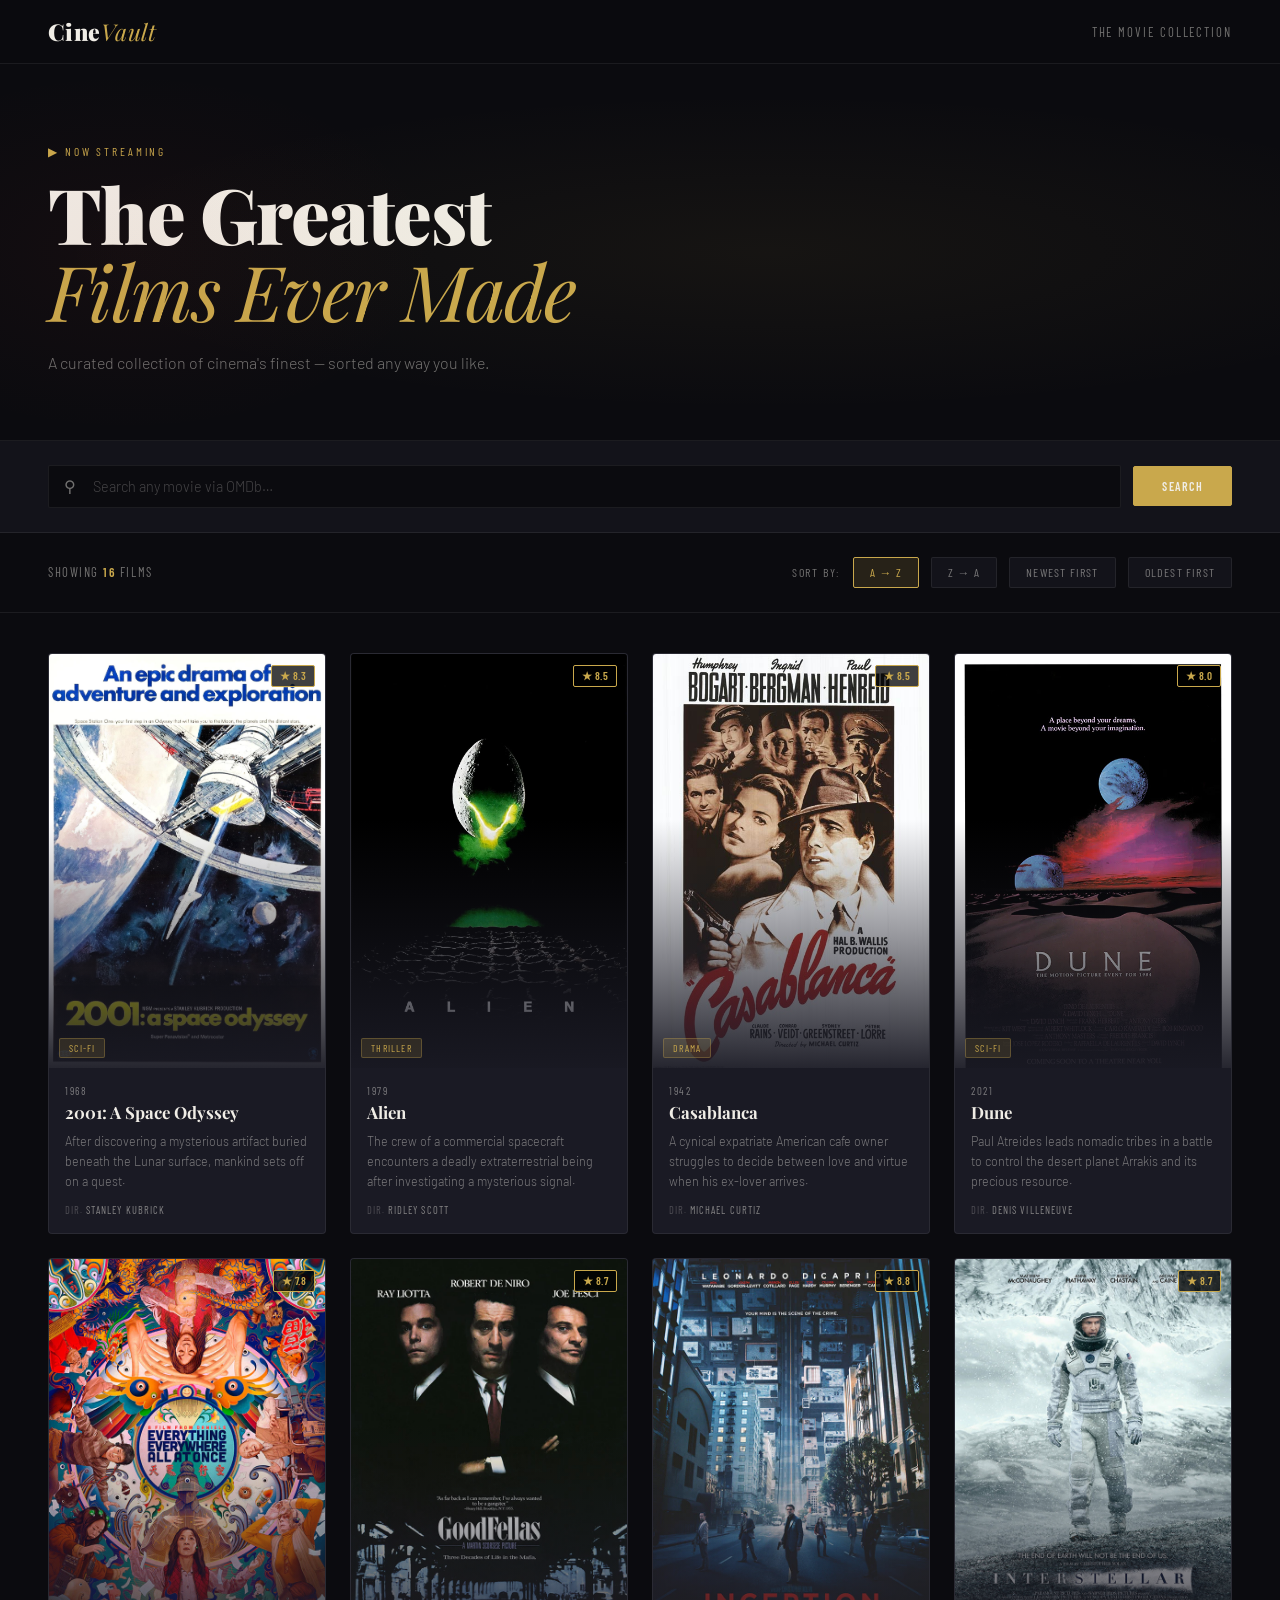
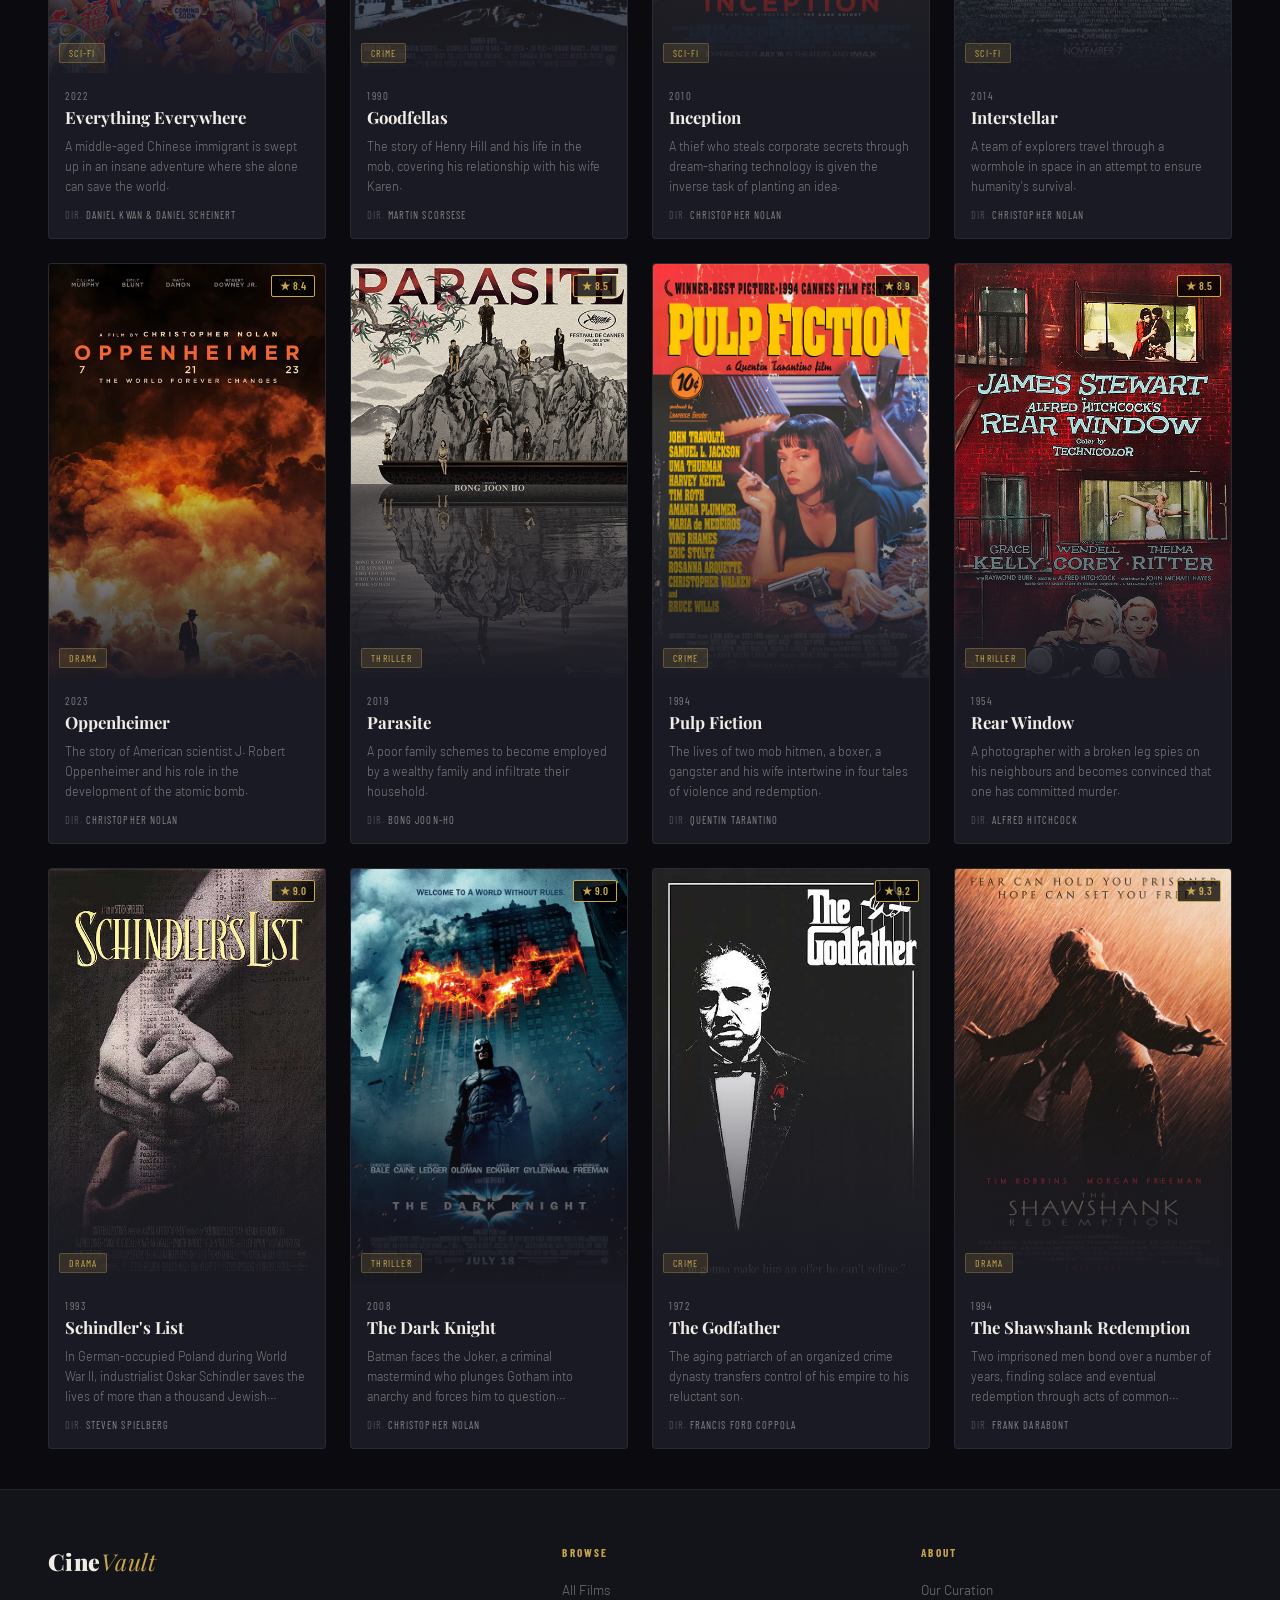
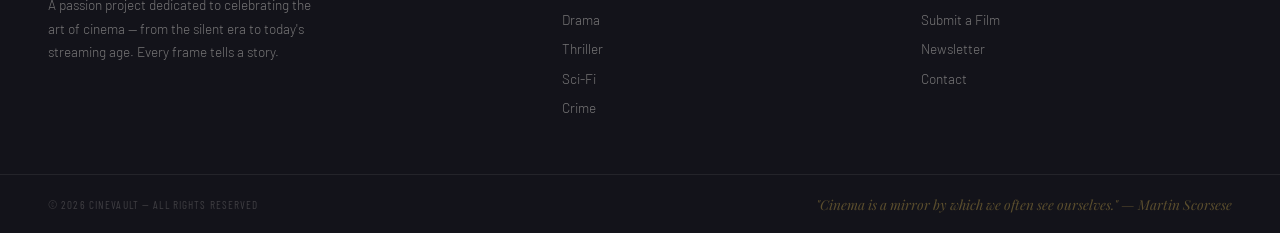
<file: index.html>
<!DOCTYPE html>
<html lang="en">
<head>
  <meta charset="UTF-8">
  <meta name="viewport" content="width=device-width, initial-scale=1.0">
  <title>CineVault — The Movie Collection</title>

  <!-- Google Fonts -->
  <link rel="preconnect" href="https://fonts.googleapis.com">
  <link href="https://fonts.googleapis.com/css2?family=Playfair+Display:ital,wght@0,700;0,900;1,400;1,700&family=Barlow:wght@300;400;500;600&family=Barlow+Condensed:wght@400;600;700&display=swap" rel="stylesheet">

  <!-- Stylesheet -->
  <link rel="stylesheet" href="style.css">
</head>
<body>

<!-- NAV -->
<nav>
  <div class="logo"><span>Cine</span>Vault</div>
  <div class="nav-right">The Movie Collection</div>
</nav>

<!-- HERO -->
<section class="hero">
  <div class="hero-bg" aria-hidden="true"></div>
  <p class="hero-eyebrow">&#9654; Now Streaming</p>
  <h1 class="hero-title">The Greatest<br><em>Films Ever Made</em></h1>
  <p class="hero-sub">A curated collection of cinema's finest — sorted any way you like.</p>
</section>

<!-- SEARCH BAR -->
<div class="search-bar">
  <div class="search-input-wrap">
    <span class="search-icon">&#9906;</span>
    <input
      type="text"
      id="searchInput"
      class="search-input"
      placeholder="Search any movie via OMDb&hellip;"
      autocomplete="off"
      oninput="handleSearchInput(this.value)"
      onkeydown="if(event.key==='Enter') triggerSearch()"
    />
    <button class="search-clear" id="searchClear" onclick="clearSearch()" aria-label="Clear search">&#10005;</button>
  </div>
  <button class="search-submit" onclick="triggerSearch()">Search</button>
</div>

<!-- CONTROLS -->
<div class="controls-bar">
  <div class="results-count">Showing <strong id="count">0</strong> films</div>
  <div class="sort-row" id="sortRow">
    <span class="sort-label">Sort by:</span>
    <button class="sort-btn active" onclick="sortMovies('az', this)">A &rarr; Z</button>
    <button class="sort-btn" onclick="sortMovies('za', this)">Z &rarr; A</button>
    <button class="sort-btn" onclick="sortMovies('newest', this)">Newest First</button>
    <button class="sort-btn" onclick="sortMovies('oldest', this)">Oldest First</button>
  </div>
</div>

<!-- MOVIES GRID -->
<main>
  <div class="movies-grid" id="moviesGrid"></div>
</main>

<!-- FOOTER -->
<footer>
  <div class="footer-main">
    <div class="footer-brand">
      <div class="logo"><span>Cine</span>Vault</div>
      <p>A passion project dedicated to celebrating the art of cinema — from the silent era to today's streaming age. Every frame tells a story.</p>
    </div>
    <div class="footer-col">
      <h4>Browse</h4>
      <ul>
        <li><a href="#">All Films</a></li>
        <li><a href="#">Drama</a></li>
        <li><a href="#">Thriller</a></li>
        <li><a href="#">Sci-Fi</a></li>
        <li><a href="#">Crime</a></li>
      </ul>
    </div>
    <div class="footer-col">
      <h4>About</h4>
      <ul>
        <li><a href="#">Our Curation</a></li>
        <li><a href="#">Submit a Film</a></li>
        <li><a href="#">Newsletter</a></li>
        <li><a href="#">Contact</a></li>
      </ul>
    </div>
  </div>
  <div class="footer-bottom">
    <p>&copy; 2026 CineVault &mdash; All rights reserved</p>
    <span class="footer-tagline">"Cinema is a mirror by which we often see ourselves." &mdash; Martin Scorsese</span>
  </div>
</footer>

<!-- JavaScript -->
<script src="index.js" defer></script>

</body>
</html>
</file>
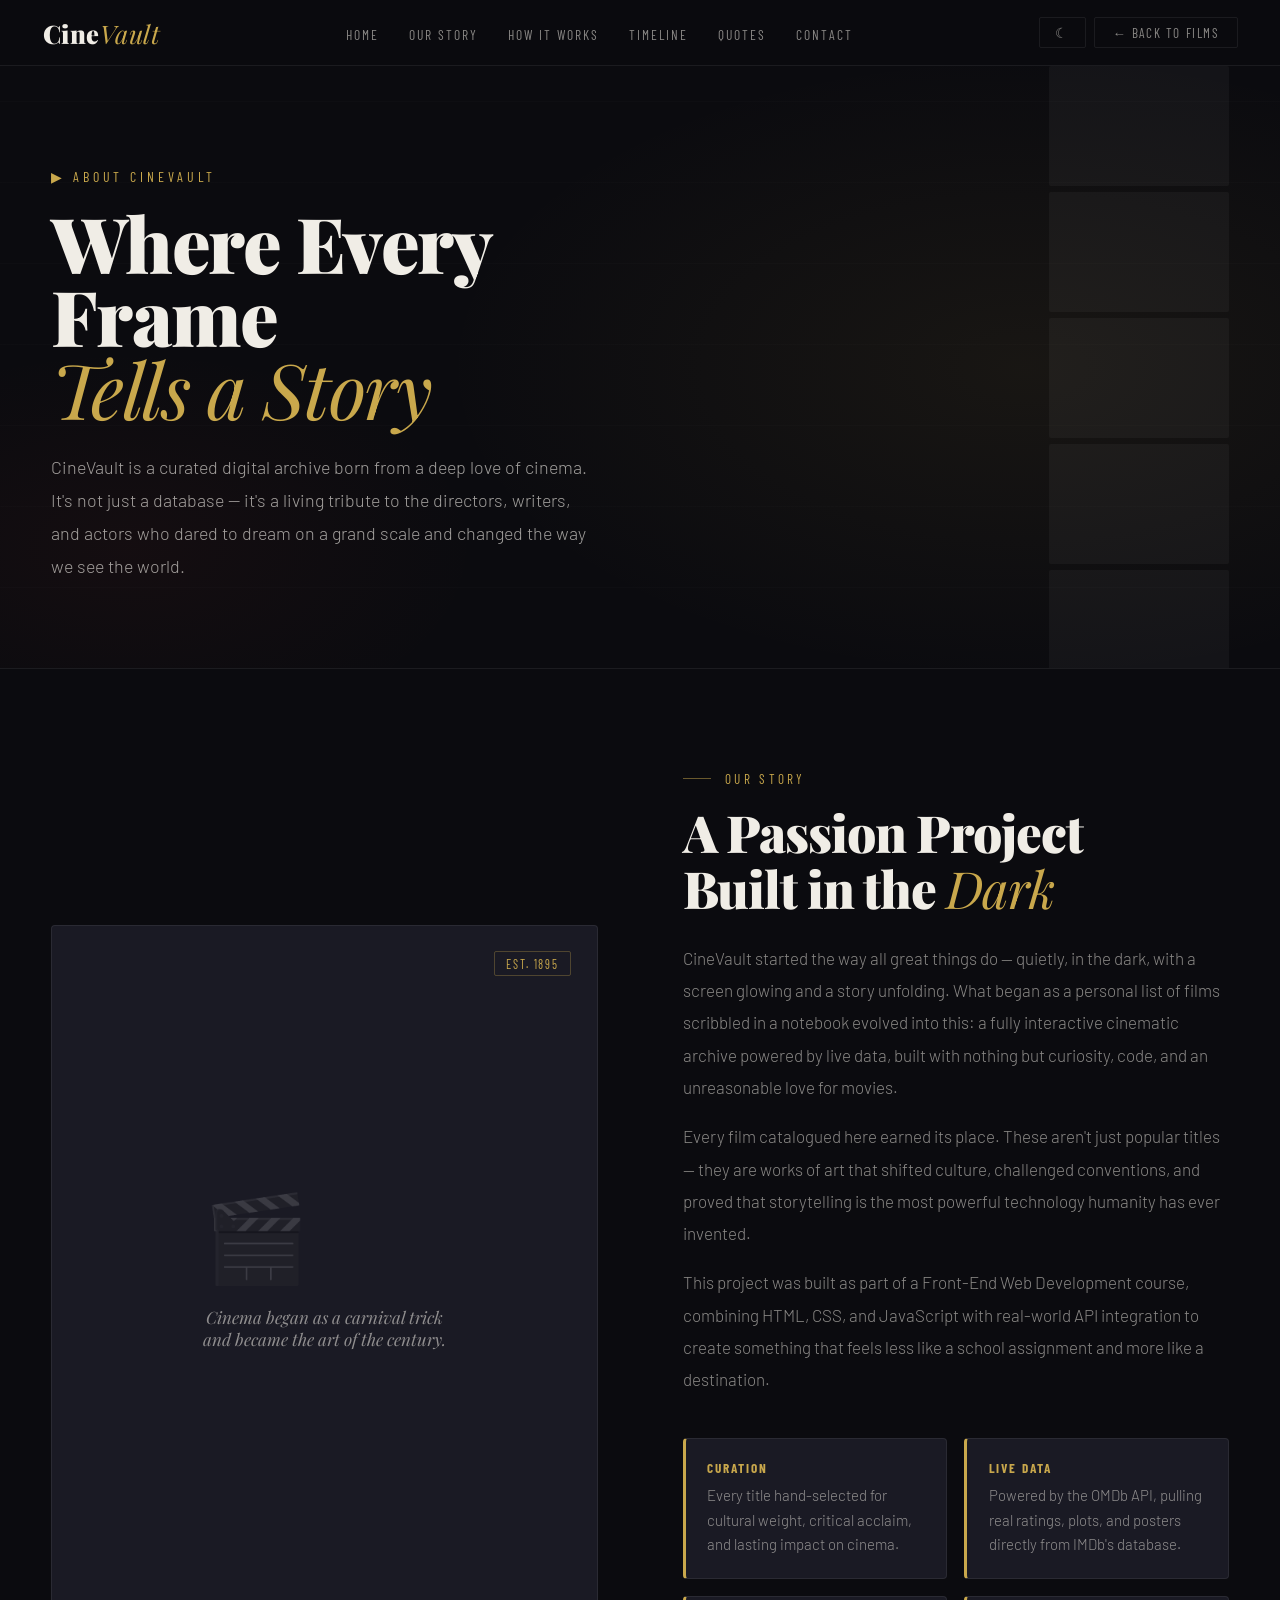
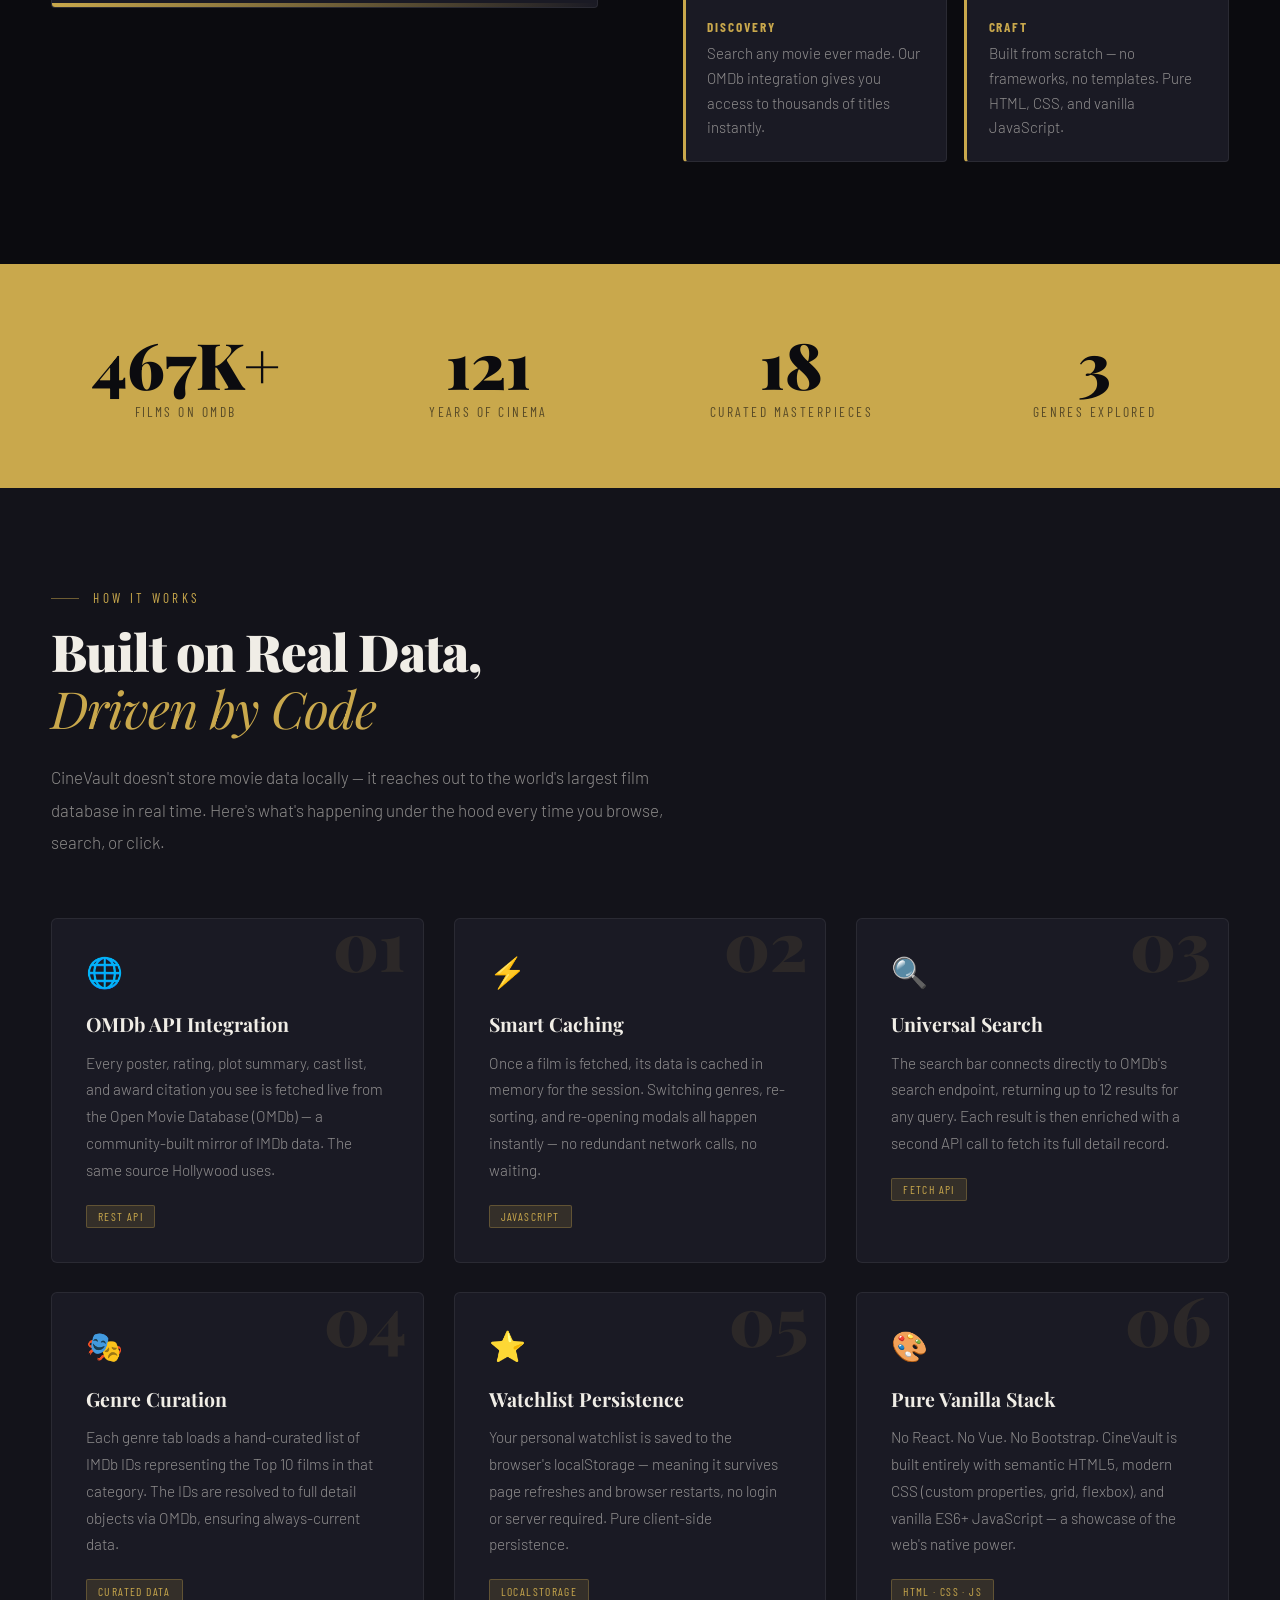
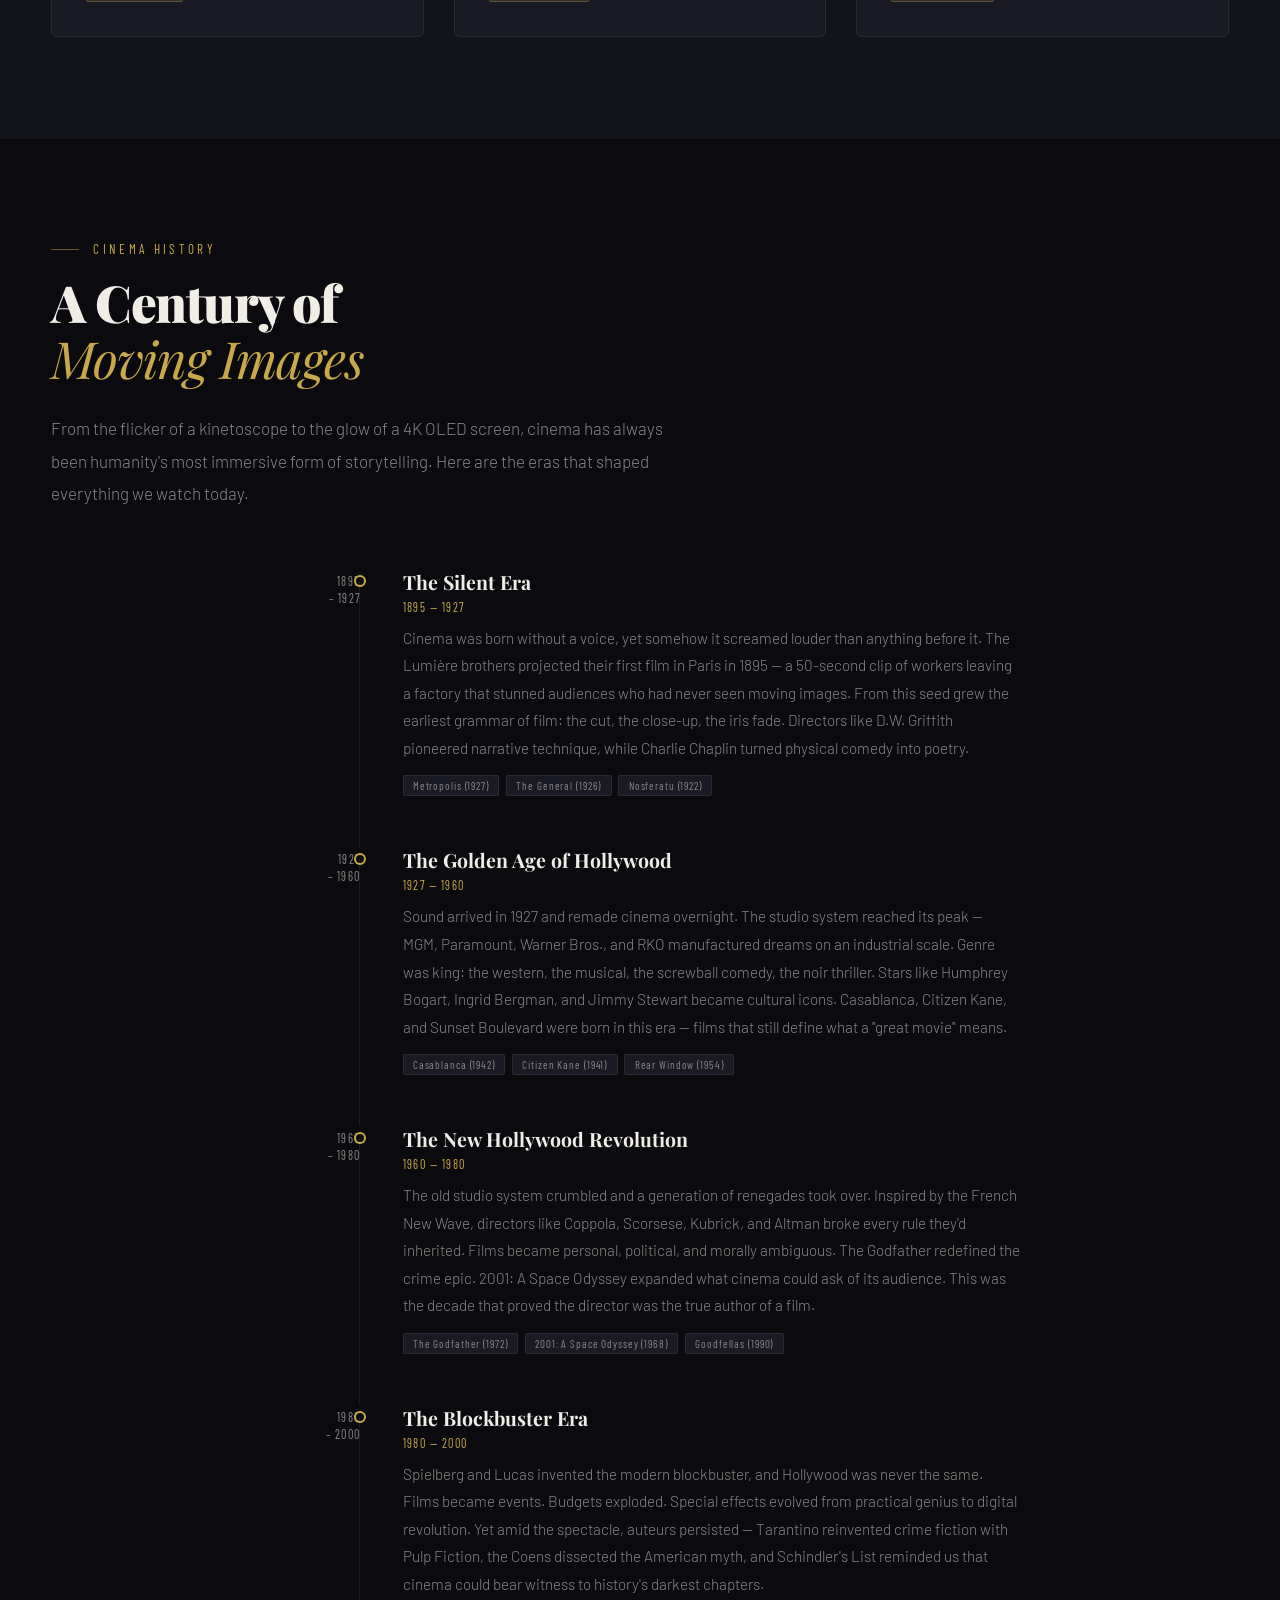
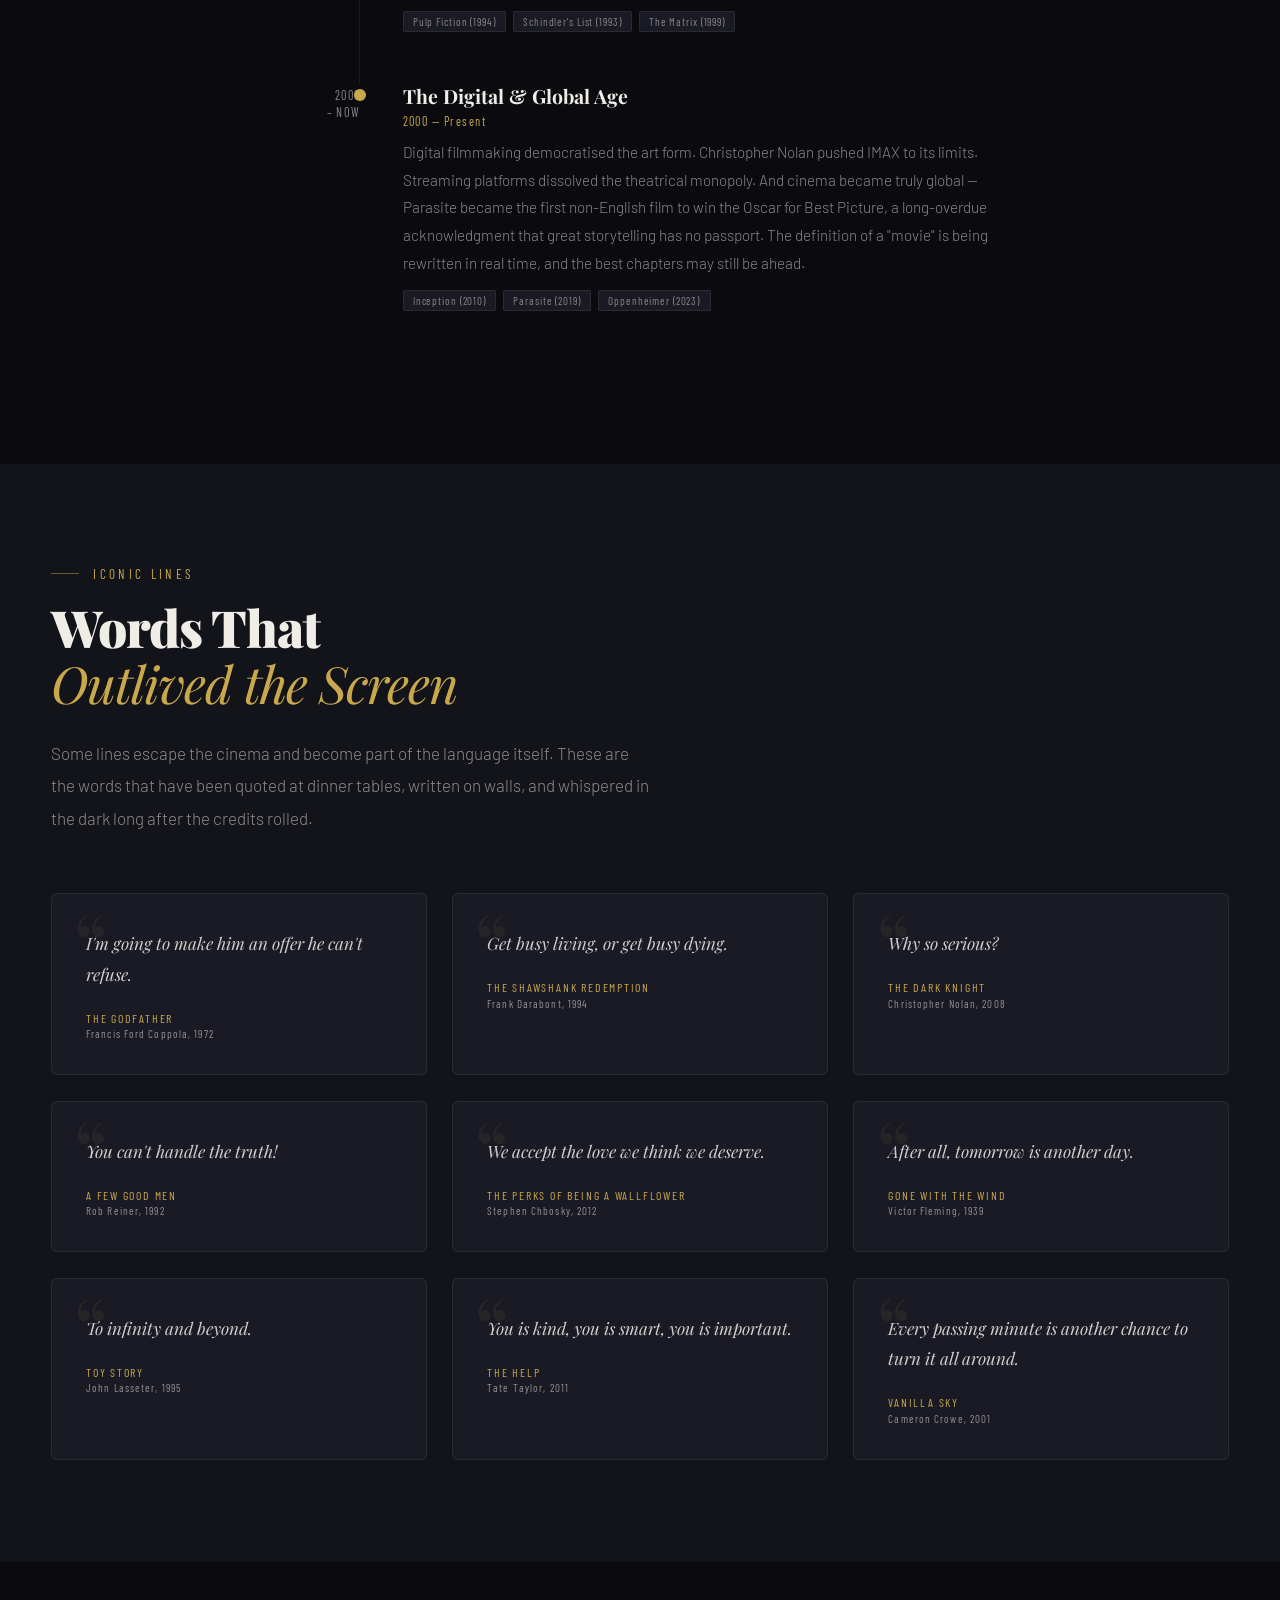
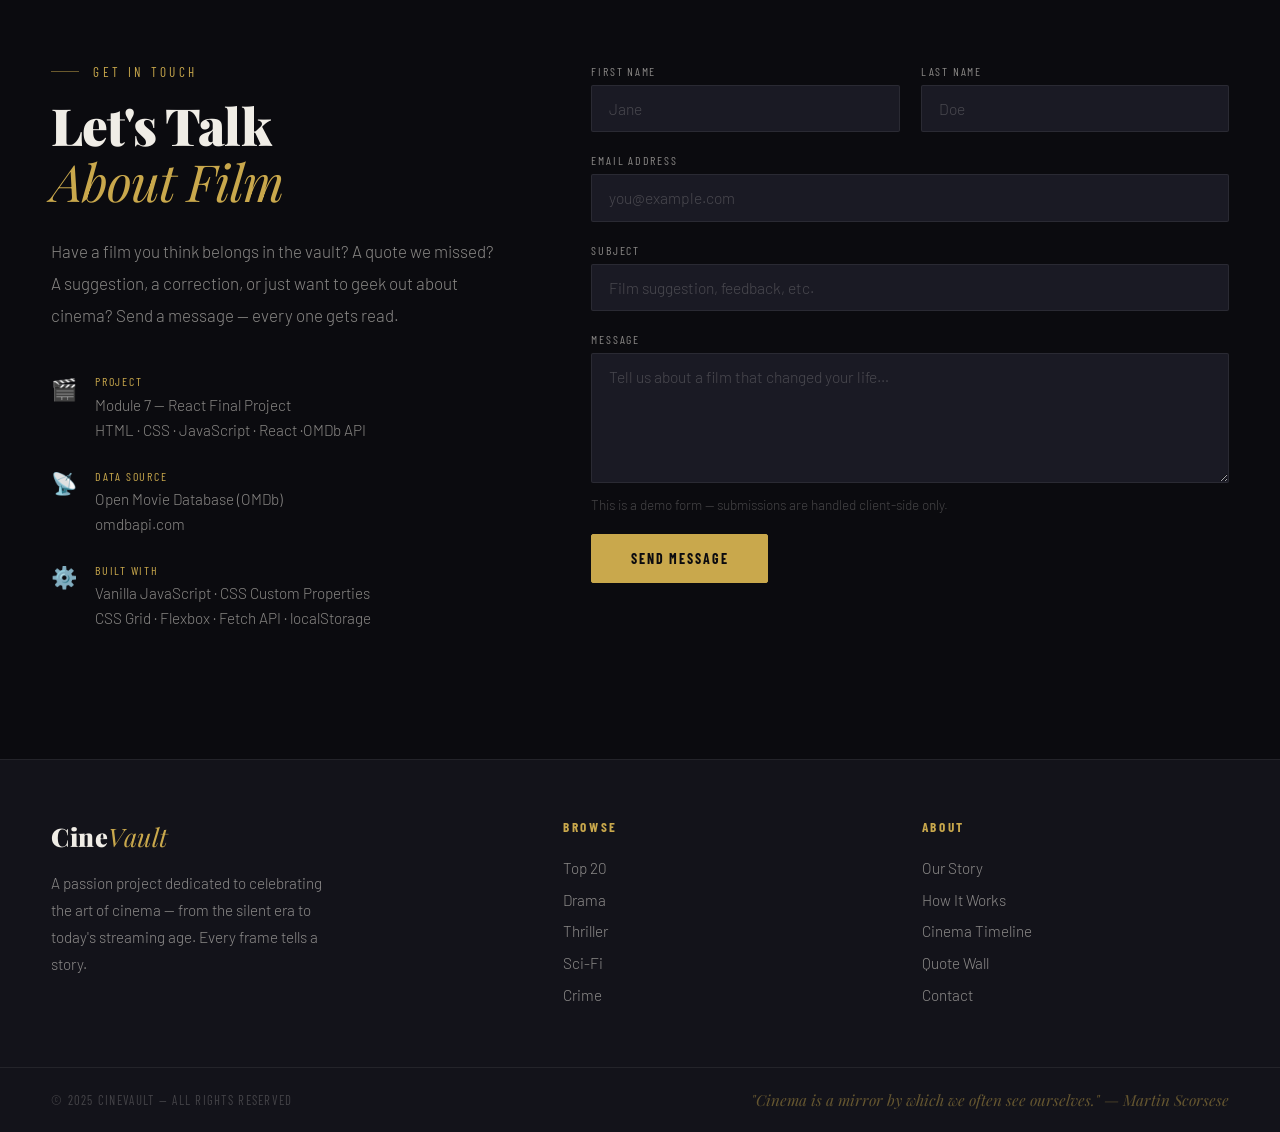
<file: about.html>
<!DOCTYPE html>
<html lang="en">
<head>
  <meta charset="UTF-8">
  <meta name="viewport" content="width=device-width, initial-scale=1.0">
  <title>About — CineVault</title>
  <link rel="preconnect" href="https://fonts.googleapis.com">
  <link href="https://fonts.googleapis.com/css2?family=Playfair+Display:ital,wght@0,700;0,900;1,400;1,700&family=Barlow:wght@300;400;500;600&family=Barlow+Condensed:wght@400;600;700&display=swap" rel="stylesheet">
  <!-- Shared stylesheet — same file as the main site -->
  <link rel="stylesheet" href="movies-site.css">
</head>
<body>

<!-- NAV -->
<nav>
  <a href="movies-site-standalone.html" class="logo"><span>Cine</span>Vault</a>
  <ul class="nav-links">
    <li><a href="movies-site-standalone.html">Home</a></li>
    <li><a href="#story">Our Story</a></li>
    <li><a href="#how">How It Works</a></li>
    <li><a href="#timeline">Timeline</a></li>
    <li><a href="#quotes">Quotes</a></li>
    <li><a href="#contact">Contact</a></li>
  </ul>
  <div style="display:flex; align-items:center; gap:0.5rem;">
    <button class="nav-icon-btn" onclick="toggleAboutTheme()" id="themeBtn" title="Toggle theme">&#9790;</button>
    <a href="movies-site-standalone.html" class="nav-back">&#8592; Back to Films</a>
  </div>
</nav>

<!-- HERO -->
<header class="about-hero">
  <div class="about-hero-bg"></div>
  <div class="film-strip" aria-hidden="true">
    <div class="film-frame"></div><div class="film-frame"></div>
    <div class="film-frame"></div><div class="film-frame"></div>
    <div class="film-frame"></div><div class="film-frame"></div>
  </div>
  <div class="about-hero-content">
    <p class="about-eyebrow">&#9654; About CineVault</p>
    <h1 class="about-hero-title">Where Every Frame<br><em>Tells a Story</em></h1>
    <p class="about-hero-lead">CineVault is a curated digital archive born from a deep love of cinema. It's not just a database — it's a living tribute to the directors, writers, and actors who dared to dream on a grand scale and changed the way we see the world.</p>
  </div>
</header>

<!-- OUR STORY -->
<section class="section" id="story">
  <div class="story-grid">
    <div class="story-visual reveal">
      <div>
        <span class="story-visual-icon">🎬</span>
        <p class="story-visual-text">Cinema began as a carnival trick<br>and became the art of the century.</p>
      </div>
      <div class="story-visual-accent"></div>
      <div class="story-visual-year">Est. 1895</div>
    </div>
    <div class="reveal">
      <p class="section-eyebrow">Our Story</p>
      <h2 class="section-title">A Passion Project<br>Built in the <em>Dark</em></h2>
      <div class="section-body">
        <p>CineVault started the way all great things do — quietly, in the dark, with a screen glowing and a story unfolding. What began as a personal list of films scribbled in a notebook evolved into this: a fully interactive cinematic archive powered by live data, built with nothing but curiosity, code, and an unreasonable love for movies.</p>
        <p>Every film catalogued here earned its place. These aren't just popular titles — they are works of art that shifted culture, challenged conventions, and proved that storytelling is the most powerful technology humanity has ever invented.</p>
        <p>This project was built as part of a Front-End Web Development course, combining HTML, CSS, and JavaScript with real-world API integration to create something that feels less like a school assignment and more like a destination.</p>
      </div>
      <div class="story-pillars">
        <div class="story-pillar reveal">
          <h4>Curation</h4>
          <p>Every title hand-selected for cultural weight, critical acclaim, and lasting impact on cinema.</p>
        </div>
        <div class="story-pillar reveal">
          <h4>Live Data</h4>
          <p>Powered by the OMDb API, pulling real ratings, plots, and posters directly from IMDb's database.</p>
        </div>
        <div class="story-pillar reveal">
          <h4>Discovery</h4>
          <p>Search any movie ever made. Our OMDb integration gives you access to thousands of titles instantly.</p>
        </div>
        <div class="story-pillar reveal">
          <h4>Craft</h4>
          <p>Built from scratch — no frameworks, no templates. Pure HTML, CSS, and vanilla JavaScript.</p>
        </div>
      </div>
    </div>
  </div>
</section>

<!-- STATS -->
<div class="stats-section">
  <div class="stats-grid">
    <div class="stat-item">
      <div class="stat-number" data-target="500000">0</div>
      <div class="stat-label">Films on OMDb</div>
    </div>
    <div class="stat-item">
      <div class="stat-number" data-target="130">0</div>
      <div class="stat-label">Years of Cinema</div>
    </div>
    <div class="stat-item">
      <div class="stat-number" data-target="20">0</div>
      <div class="stat-label">Curated Masterpieces</div>
    </div>
    <div class="stat-item">
      <div class="stat-number" data-target="4">0</div>
      <div class="stat-label">Genres Explored</div>
    </div>
  </div>
</div>

<!-- HOW IT WORKS -->
<section class="section section-alt" id="how">
  <div class="reveal">
    <p class="section-eyebrow">How It Works</p>
    <h2 class="section-title">Built on Real Data,<br><em>Driven by Code</em></h2>
    <p class="section-body">CineVault doesn't store movie data locally — it reaches out to the world's largest film database in real time. Here's what's happening under the hood every time you browse, search, or click.</p>
  </div>
  <div class="how-grid">
    <div class="how-card reveal">
      <div class="how-number">01</div>
      <span class="how-icon">🌐</span>
      <h3>OMDb API Integration</h3>
      <p>Every poster, rating, plot summary, cast list, and award citation you see is fetched live from the Open Movie Database (OMDb) — a community-built mirror of IMDb data. The same source Hollywood uses.</p>
      <span class="how-tag">REST API</span>
    </div>
    <div class="how-card reveal">
      <div class="how-number">02</div>
      <span class="how-icon">⚡</span>
      <h3>Smart Caching</h3>
      <p>Once a film is fetched, its data is cached in memory for the session. Switching genres, re-sorting, and re-opening modals all happen instantly — no redundant network calls, no waiting.</p>
      <span class="how-tag">JavaScript</span>
    </div>
    <div class="how-card reveal">
      <div class="how-number">03</div>
      <span class="how-icon">🔍</span>
      <h3>Universal Search</h3>
      <p>The search bar connects directly to OMDb's search endpoint, returning up to 12 results for any query. Each result is then enriched with a second API call to fetch its full detail record.</p>
      <span class="how-tag">Fetch API</span>
    </div>
    <div class="how-card reveal">
      <div class="how-number">04</div>
      <span class="how-icon">🎭</span>
      <h3>Genre Curation</h3>
      <p>Each genre tab loads a hand-curated list of IMDb IDs representing the Top 10 films in that category. The IDs are resolved to full detail objects via OMDb, ensuring always-current data.</p>
      <span class="how-tag">Curated Data</span>
    </div>
    <div class="how-card reveal">
      <div class="how-number">05</div>
      <span class="how-icon">⭐</span>
      <h3>Watchlist Persistence</h3>
      <p>Your personal watchlist is saved to the browser's localStorage — meaning it survives page refreshes and browser restarts, no login or server required. Pure client-side persistence.</p>
      <span class="how-tag">localStorage</span>
    </div>
    <div class="how-card reveal">
      <div class="how-number">06</div>
      <span class="how-icon">🎨</span>
      <h3>Pure Vanilla Stack</h3>
      <p>No React. No Vue. No Bootstrap. CineVault is built entirely with semantic HTML5, modern CSS (custom properties, grid, flexbox), and vanilla ES6+ JavaScript — a showcase of the web's native power.</p>
      <span class="how-tag">HTML · CSS · JS</span>
    </div>
  </div>
</section>

<!-- TIMELINE -->
<section class="section" id="timeline">
  <div class="reveal">
    <p class="section-eyebrow">Cinema History</p>
    <h2 class="section-title">A Century of<br><em>Moving Images</em></h2>
    <p class="section-body">From the flicker of a kinetoscope to the glow of a 4K OLED screen, cinema has always been humanity's most immersive form of storytelling. Here are the eras that shaped everything we watch today.</p>
  </div>
  <div class="timeline-wrap">

    <div class="tl-item reveal">
      <div class="tl-era">1895<br>– 1927</div>
      <div class="tl-dot"></div>
      <div class="tl-content">
        <h3 class="tl-title">The Silent Era</h3>
        <div class="tl-years">1895 — 1927</div>
        <p class="tl-desc">Cinema was born without a voice, yet somehow it screamed louder than anything before it. The Lumière brothers projected their first film in Paris in 1895 — a 50-second clip of workers leaving a factory that stunned audiences who had never seen moving images. From this seed grew the earliest grammar of film: the cut, the close-up, the iris fade. Directors like D.W. Griffith pioneered narrative technique, while Charlie Chaplin turned physical comedy into poetry.</p>
        <div class="tl-films">
          <span class="tl-film-tag">Metropolis (1927)</span>
          <span class="tl-film-tag">The General (1926)</span>
          <span class="tl-film-tag">Nosferatu (1922)</span>
        </div>
      </div>
    </div>

    <div class="tl-item reveal">
      <div class="tl-era">1927<br>– 1960</div>
      <div class="tl-dot"></div>
      <div class="tl-content">
        <h3 class="tl-title">The Golden Age of Hollywood</h3>
        <div class="tl-years">1927 — 1960</div>
        <p class="tl-desc">Sound arrived in 1927 and remade cinema overnight. The studio system reached its peak — MGM, Paramount, Warner Bros., and RKO manufactured dreams on an industrial scale. Genre was king: the western, the musical, the screwball comedy, the noir thriller. Stars like Humphrey Bogart, Ingrid Bergman, and Jimmy Stewart became cultural icons. Casablanca, Citizen Kane, and Sunset Boulevard were born in this era — films that still define what a "great movie" means.</p>
        <div class="tl-films">
          <span class="tl-film-tag">Casablanca (1942)</span>
          <span class="tl-film-tag">Citizen Kane (1941)</span>
          <span class="tl-film-tag">Rear Window (1954)</span>
        </div>
      </div>
    </div>

    <div class="tl-item reveal">
      <div class="tl-era">1960<br>– 1980</div>
      <div class="tl-dot"></div>
      <div class="tl-content">
        <h3 class="tl-title">The New Hollywood Revolution</h3>
        <div class="tl-years">1960 — 1980</div>
        <p class="tl-desc">The old studio system crumbled and a generation of renegades took over. Inspired by the French New Wave, directors like Coppola, Scorsese, Kubrick, and Altman broke every rule they'd inherited. Films became personal, political, and morally ambiguous. The Godfather redefined the crime epic. 2001: A Space Odyssey expanded what cinema could ask of its audience. This was the decade that proved the director was the true author of a film.</p>
        <div class="tl-films">
          <span class="tl-film-tag">The Godfather (1972)</span>
          <span class="tl-film-tag">2001: A Space Odyssey (1968)</span>
          <span class="tl-film-tag">Goodfellas (1990)</span>
        </div>
      </div>
    </div>

    <div class="tl-item reveal">
      <div class="tl-era">1980<br>– 2000</div>
      <div class="tl-dot"></div>
      <div class="tl-content">
        <h3 class="tl-title">The Blockbuster Era</h3>
        <div class="tl-years">1980 — 2000</div>
        <p class="tl-desc">Spielberg and Lucas invented the modern blockbuster, and Hollywood was never the same. Films became events. Budgets exploded. Special effects evolved from practical genius to digital revolution. Yet amid the spectacle, auteurs persisted — Tarantino reinvented crime fiction with Pulp Fiction, the Coens dissected the American myth, and Schindler's List reminded us that cinema could bear witness to history's darkest chapters.</p>
        <div class="tl-films">
          <span class="tl-film-tag">Pulp Fiction (1994)</span>
          <span class="tl-film-tag">Schindler's List (1993)</span>
          <span class="tl-film-tag">The Matrix (1999)</span>
        </div>
      </div>
    </div>

    <div class="tl-item reveal">
      <div class="tl-era">2000<br>– Now</div>
      <div class="tl-dot" style="border-color: var(--gold); background: var(--gold);"></div>
      <div class="tl-content">
        <h3 class="tl-title">The Digital &amp; Global Age</h3>
        <div class="tl-years">2000 — Present</div>
        <p class="tl-desc">Digital filmmaking democratised the art form. Christopher Nolan pushed IMAX to its limits. Streaming platforms dissolved the theatrical monopoly. And cinema became truly global — Parasite became the first non-English film to win the Oscar for Best Picture, a long-overdue acknowledgment that great storytelling has no passport. The definition of a "movie" is being rewritten in real time, and the best chapters may still be ahead.</p>
        <div class="tl-films">
          <span class="tl-film-tag">Inception (2010)</span>
          <span class="tl-film-tag">Parasite (2019)</span>
          <span class="tl-film-tag">Oppenheimer (2023)</span>
        </div>
      </div>
    </div>

  </div>
</section>

<!-- QUOTE WALL -->
<section class="section section-alt" id="quotes">
  <div class="quotes-intro reveal">
    <p class="section-eyebrow">Iconic Lines</p>
    <h2 class="section-title">Words That<br><em>Outlived the Screen</em></h2>
    <p class="section-body">Some lines escape the cinema and become part of the language itself. These are the words that have been quoted at dinner tables, written on walls, and whispered in the dark long after the credits rolled.</p>
  </div>
  <div class="quotes-grid">
    <div class="quote-card reveal">
      <div class="quote-mark">&ldquo;</div>
      <p class="quote-text">I'm going to make him an offer he can't refuse.</p>
      <div class="quote-film">The Godfather</div>
      <div class="quote-year">Francis Ford Coppola, 1972</div>
    </div>
    <div class="quote-card reveal">
      <div class="quote-mark">&ldquo;</div>
      <p class="quote-text">Get busy living, or get busy dying.</p>
      <div class="quote-film">The Shawshank Redemption</div>
      <div class="quote-year">Frank Darabont, 1994</div>
    </div>
    <div class="quote-card reveal">
      <div class="quote-mark">&ldquo;</div>
      <p class="quote-text">Why so serious?</p>
      <div class="quote-film">The Dark Knight</div>
      <div class="quote-year">Christopher Nolan, 2008</div>
    </div>
    <div class="quote-card reveal">
      <div class="quote-mark">&ldquo;</div>
      <p class="quote-text">You can't handle the truth!</p>
      <div class="quote-film">A Few Good Men</div>
      <div class="quote-year">Rob Reiner, 1992</div>
    </div>
    <div class="quote-card reveal">
      <div class="quote-mark">&ldquo;</div>
      <p class="quote-text">We accept the love we think we deserve.</p>
      <div class="quote-film">The Perks of Being a Wallflower</div>
      <div class="quote-year">Stephen Chbosky, 2012</div>
    </div>
    <div class="quote-card reveal">
      <div class="quote-mark">&ldquo;</div>
      <p class="quote-text">After all, tomorrow is another day.</p>
      <div class="quote-film">Gone with the Wind</div>
      <div class="quote-year">Victor Fleming, 1939</div>
    </div>
    <div class="quote-card reveal">
      <div class="quote-mark">&ldquo;</div>
      <p class="quote-text">To infinity and beyond.</p>
      <div class="quote-film">Toy Story</div>
      <div class="quote-year">John Lasseter, 1995</div>
    </div>
    <div class="quote-card reveal">
      <div class="quote-mark">&ldquo;</div>
      <p class="quote-text">You is kind, you is smart, you is important.</p>
      <div class="quote-film">The Help</div>
      <div class="quote-year">Tate Taylor, 2011</div>
    </div>
    <div class="quote-card reveal">
      <div class="quote-mark">&ldquo;</div>
      <p class="quote-text">Every passing minute is another chance to turn it all around.</p>
      <div class="quote-film">Vanilla Sky</div>
      <div class="quote-year">Cameron Crowe, 2001</div>
    </div>
  </div>
</section>

<!-- CONTACT -->
<section class="section" id="contact">
  <div class="contact-grid">
    <div>
      <p class="section-eyebrow reveal">Get in Touch</p>
      <h2 class="section-title reveal">Let's Talk<br><em>About Film</em></h2>
      <div class="section-body reveal">
        <p>Have a film you think belongs in the vault? A quote we missed? A suggestion, a correction, or just want to geek out about cinema? Send a message — every one gets read.</p>
      </div>
      <div style="margin-top: 2.5rem;">
        <div class="contact-detail reveal">
          <span class="contact-detail-icon">🎬</span>
          <div>
            <div class="contact-detail-label">Project</div>
            <div class="contact-detail-value">Module 7 — React Final Project<br>HTML · CSS · JavaScript · React ·OMDb API</div>
          </div>
        </div>
        <div class="contact-detail reveal">
          <span class="contact-detail-icon">📡</span>
          <div>
            <div class="contact-detail-label">Data Source</div>
            <div class="contact-detail-value">Open Movie Database (OMDb)<br>omdbapi.com</div>
          </div>
        </div>
        <div class="contact-detail reveal">
          <span class="contact-detail-icon">⚙️</span>
          <div>
            <div class="contact-detail-label">Built With</div>
            <div class="contact-detail-value">Vanilla JavaScript · CSS Custom Properties<br>CSS Grid · Flexbox · Fetch API · localStorage</div>
          </div>
        </div>
      </div>
    </div>
    <div class="reveal">
      <div class="contact-form" id="contactForm">
        <div class="form-row">
          <div class="form-group">
            <label class="form-label" for="fname">First Name</label>
            <input class="form-input" type="text" id="fname" placeholder="Jane" />
          </div>
          <div class="form-group">
            <label class="form-label" for="lname">Last Name</label>
            <input class="form-input" type="text" id="lname" placeholder="Doe" />
          </div>
        </div>
        <div class="form-group">
          <label class="form-label" for="email">Email Address</label>
          <input class="form-input" type="email" id="email" placeholder="you@example.com" />
        </div>
        <div class="form-group">
          <label class="form-label" for="subject">Subject</label>
          <input class="form-input" type="text" id="subject" placeholder="Film suggestion, feedback, etc." />
        </div>
        <div class="form-group">
          <label class="form-label" for="message">Message</label>
          <textarea class="form-textarea" id="message" placeholder="Tell us about a film that changed your life&hellip;"></textarea>
        </div>
        <div id="formSuccess" class="form-success">&#10003;&nbsp; Message sent! Thanks for reaching out.</div>
        <p class="form-note">This is a demo form — submissions are handled client-side only.</p>
        <button class="form-submit" onclick="submitForm()">Send Message</button>
      </div>
    </div>
  </div>
</section>

<!-- FOOTER -->
<footer>
  <div class="footer-main">
    <div class="footer-brand">
      <a href="movies-site-standalone.html" class="logo"><span>Cine</span>Vault</a>
      <p>A passion project dedicated to celebrating the art of cinema — from the silent era to today's streaming age. Every frame tells a story.</p>
    </div>
    <div class="footer-col">
      <h4>Browse</h4>
      <ul>
        <li><a href="movies-site-standalone.html">Top 20</a></li>
        <li><a href="movies-site-standalone.html">Drama</a></li>
        <li><a href="movies-site-standalone.html">Thriller</a></li>
        <li><a href="movies-site-standalone.html">Sci-Fi</a></li>
        <li><a href="movies-site-standalone.html">Crime</a></li>
      </ul>
    </div>
    <div class="footer-col">
      <h4>About</h4>
      <ul>
        <li><a href="#story">Our Story</a></li>
        <li><a href="#how">How It Works</a></li>
        <li><a href="#timeline">Cinema Timeline</a></li>
        <li><a href="#quotes">Quote Wall</a></li>
        <li><a href="#contact">Contact</a></li>
      </ul>
    </div>
  </div>
  <div class="footer-bottom">
    <p>&copy; 2025 CineVault &mdash; All rights reserved</p>
    <span class="footer-tagline">"Cinema is a mirror by which we often see ourselves." &mdash; Martin Scorsese</span>
  </div>
</footer>

<script>
  // ── THEME — reads from the same localStorage key as the main site ──
  function initAboutTheme() {
    const saved = localStorage.getItem('cinevault_theme');
    if (saved === 'light') {
      document.body.classList.add('light');
      document.getElementById('themeBtn').textContent = '☀';
    }
  }

  function toggleAboutTheme() {
    document.body.classList.toggle('light');
    const isLight = document.body.classList.contains('light');
    document.getElementById('themeBtn').textContent = isLight ? '☀' : '☾';
    localStorage.setItem('cinevault_theme', isLight ? 'light' : 'dark');
  }

  // ── SCROLL REVEAL ──
  const observer = new IntersectionObserver((entries) => {
    entries.forEach(e => { if (e.isIntersecting) e.target.classList.add('visible'); });
  }, { threshold: 0.1 });
  document.querySelectorAll('.reveal').forEach(el => observer.observe(el));

  // ── ANIMATED COUNTERS ──
  function animateCounter(el, target, duration = 1800) {
    const isLarge = target >= 1000;
    const start   = performance.now();
    function update(now) {
      const progress = Math.min((now - start) / duration, 1);
      const eased    = 1 - Math.pow(1 - progress, 3);
      const current  = Math.floor(eased * target);
      if (isLarge) {
        el.textContent = current >= 1000 ? Math.floor(current / 1000) + 'K+' : current;
      } else {
        el.textContent = current + (progress >= 1 && target === 130 ? '+' : '');
      }
      if (progress < 1) requestAnimationFrame(update);
      else el.textContent = isLarge ? Math.round(target / 1000) + 'K+' : target + (target === 130 ? '+' : '');
    }
    requestAnimationFrame(update);
  }

  const statsObserver = new IntersectionObserver((entries) => {
    entries.forEach(e => {
      if (e.isIntersecting) {
        document.querySelectorAll('.stat-number').forEach(el => animateCounter(el, parseInt(el.dataset.target)));
        statsObserver.disconnect();
      }
    });
  }, { threshold: 0.3 });
  const statsSection = document.querySelector('.stats-section');
  if (statsSection) statsObserver.observe(statsSection);

  // ── CONTACT FORM ──
  function submitForm() {
    const fname   = document.getElementById('fname').value.trim();
    const email   = document.getElementById('email').value.trim();
    const message = document.getElementById('message').value.trim();
    if (!fname || !email || !message) {
      alert('Please fill in at least your name, email, and message.');
      return;
    }
    const successEl = document.getElementById('formSuccess');
    successEl.style.display = 'block';
    ['fname','lname','email','subject','message'].forEach(id => { document.getElementById(id).value = ''; });
    setTimeout(() => { successEl.style.display = 'none'; }, 5000);
  }

  // ── INIT ──
  initAboutTheme();
</script>
</body>
</html>
</file>
<file: style.css>
/* ============================================================
   CineVault — Movies Site Stylesheet
   Link: <link rel="stylesheet" href="style.css">
   Fonts: https://fonts.googleapis.com/css2?family=Playfair+Display:ital,wght@0,700;0,900;1,400;1,700&family=Barlow:wght@300;400;500;600&family=Barlow+Condensed:wght@400;600;700&display=swap
   ============================================================ */

*, *::before, *::after { box-sizing: border-box; margin: 0; padding: 0; }

:root {
  --bg:       #0b0b0f;
  --surface:  #13131a;
  --card:     #1a1a24;
  --border:   rgba(255,255,255,0.07);
  --gold:     #c9a84c;
  --gold-dim: rgba(201,168,76,0.15);
  --white:    #f0ede6;
  --muted:    rgba(240,237,230,0.45);
  --red:      #c0392b;
  --sans:     'Barlow', sans-serif;
  --cond:     'Barlow Condensed', sans-serif;
  --serif:    'Playfair Display', serif;
}

html { scroll-behavior: smooth; }
body {
  background: var(--bg);
  color: var(--white);
  font-family: var(--sans);
  min-height: 100vh;
  display: flex;
  flex-direction: column;
}

/* ── NAV ── */
nav {
  position: sticky; top: 0; z-index: 50;
  display: flex; align-items: center; justify-content: space-between;
  padding: 0 3rem;
  height: 64px;
  background: rgba(11,11,15,0.92);
  backdrop-filter: blur(16px);
  border-bottom: 1px solid var(--border);
}

.logo {
  font-family: var(--serif);
  font-size: 1.45rem;
  font-style: italic;
  color: var(--gold);
  letter-spacing: 0.02em;
}

.logo span {
  font-style: normal;
  font-weight: 900;
  color: var(--white);
}

.nav-right {
  font-family: var(--cond);
  font-size: 0.8rem;
  letter-spacing: 0.15em;
  text-transform: uppercase;
  color: var(--muted);
}

/* ── HERO ── */
.hero {
  position: relative;
  padding: 5rem 3rem 4rem;
  overflow: hidden;
  border-bottom: 1px solid var(--border);
}

.hero-bg {
  position: absolute; inset: 0;
  background:
    radial-gradient(ellipse 80% 60% at 60% 50%, rgba(201,168,76,0.06) 0%, transparent 70%),
    radial-gradient(ellipse 40% 80% at 10% 50%, rgba(192,57,43,0.05) 0%, transparent 60%);
  pointer-events: none;
}

.hero-eyebrow {
  font-family: var(--cond);
  font-size: 0.72rem;
  letter-spacing: 0.25em;
  text-transform: uppercase;
  color: var(--gold);
  margin-bottom: 1rem;
}

.hero-title {
  font-family: var(--serif);
  font-size: clamp(3rem, 6vw, 5.5rem);
  font-weight: 900;
  line-height: 1;
  letter-spacing: -0.02em;
  margin-bottom: 1.25rem;
}

.hero-title em {
  font-weight: 400;
  font-style: italic;
  color: var(--gold);
}

.hero-sub {
  font-size: 1rem;
  font-weight: 300;
  color: var(--muted);
  max-width: 480px;
  line-height: 1.7;
}

/* ── SEARCH BAR ── */
.search-bar {
  display: flex;
  align-items: center;
  gap: 0.75rem;
  padding: 1.5rem 3rem;
  border-bottom: 1px solid var(--border);
  background: var(--surface);
}

.search-input-wrap {
  flex: 1;
  position: relative;
  display: flex;
  align-items: center;
}

.search-icon {
  position: absolute;
  left: 1rem;
  font-size: 1rem;
  color: var(--muted);
  pointer-events: none;
  line-height: 1;
}

.search-input {
  width: 100%;
  background: var(--bg);
  border: 1px solid var(--border);
  border-radius: 2px;
  color: var(--white);
  font-family: var(--sans);
  font-size: 0.9rem;
  font-weight: 300;
  padding: 0.75rem 2.75rem 0.75rem 2.75rem;
  outline: none;
  transition: border-color 0.18s;
}

.search-input::placeholder { color: rgba(240,237,230,0.25); }

.search-input:focus {
  border-color: rgba(201,168,76,0.5);
}

.search-clear {
  position: absolute;
  right: 0.85rem;
  background: none;
  border: none;
  color: var(--muted);
  font-size: 0.75rem;
  cursor: pointer;
  padding: 0.25rem;
  display: none;
  line-height: 1;
  transition: color 0.18s;
}

.search-clear:hover { color: var(--white); }
.search-clear.visible { display: block; }

.search-submit {
  font-family: var(--cond);
  font-size: 0.75rem;
  letter-spacing: 0.12em;
  text-transform: uppercase;
  padding: 0.75rem 1.75rem;
  background: var(--gold);
  border: 1px solid var(--gold);
  color: var(--black);
  cursor: pointer;
  border-radius: 2px;
  font-weight: 600;
  transition: all 0.18s;
  white-space: nowrap;
}

.search-submit:hover {
  background: transparent;
  color: var(--gold);
}

.search-submit:disabled {
  opacity: 0.5;
  cursor: not-allowed;
}

/* ── SEARCH STATE MESSAGES ── */
.search-status {
  text-align: center;
  padding: 4rem 2rem;
  font-family: var(--serif);
  font-style: italic;
  font-size: 1.1rem;
  color: var(--muted);
}

.search-status strong {
  display: block;
  font-family: var(--display);
  font-style: normal;
  font-size: 1.5rem;
  color: var(--white);
  margin-bottom: 0.5rem;
}

.search-spinner {
  display: inline-block;
  width: 28px; height: 28px;
  border: 2px solid rgba(201,168,76,0.2);
  border-top-color: var(--gold);
  border-radius: 50%;
  animation: spin 0.7s linear infinite;
  margin-bottom: 1rem;
}

@keyframes spin {
  to { transform: rotate(360deg); }
}

/* ── CONTROLS ── */
.controls-bar {
  display: flex;
  align-items: center;
  justify-content: space-between;
  padding: 1.5rem 3rem;
  border-bottom: 1px solid var(--border);
  flex-wrap: wrap;
  gap: 1rem;
}

.results-count {
  font-family: var(--cond);
  font-size: 0.8rem;
  letter-spacing: 0.12em;
  text-transform: uppercase;
  color: var(--muted);
}

.results-count strong {
  color: var(--gold);
  font-weight: 600;
}

.sort-row {
  display: flex;
  align-items: center;
  gap: 0.75rem;
}

.sort-label {
  font-family: var(--cond);
  font-size: 0.75rem;
  letter-spacing: 0.15em;
  text-transform: uppercase;
  color: var(--muted);
}

.sort-btn {
  font-family: var(--cond);
  font-size: 0.75rem;
  letter-spacing: 0.1em;
  text-transform: uppercase;
  padding: 0.45rem 1rem;
  background: var(--surface);
  border: 1px solid var(--border);
  color: var(--muted);
  cursor: pointer;
  transition: all 0.18s;
  white-space: nowrap;
  border-radius: 2px;
}

.sort-btn:hover {
  border-color: rgba(201,168,76,0.4);
  color: var(--white);
}

.sort-btn.active {
  background: var(--gold-dim);
  border-color: var(--gold);
  color: var(--gold);
}

/* ── GRID ── */
main {
  flex: 1;
  padding: 2.5rem 3rem;
}

.movies-grid {
  display: grid;
  grid-template-columns: repeat(auto-fill, minmax(220px, 1fr));
  gap: 1.5rem;
}

/* ── CARD ── */
.movie-card {
  background: var(--card);
  border: 1px solid var(--border);
  border-radius: 4px;
  overflow: hidden;
  transition: transform 0.22s ease, border-color 0.22s ease, box-shadow 0.22s ease;
  cursor: pointer;
  animation: cardIn 0.35s ease both;
}

.movie-card:hover {
  transform: translateY(-6px);
  border-color: rgba(201,168,76,0.35);
  box-shadow: 0 16px 40px rgba(0,0,0,0.5);
}

@keyframes cardIn {
  from { opacity: 0; transform: translateY(12px); }
  to   { opacity: 1; transform: translateY(0); }
}

.card-poster {
  width: 100%;
  aspect-ratio: 2/3;
  position: relative;
  overflow: hidden;
}

.card-poster-img {
  width: 100%; height: 100%;
  object-fit: cover;
  object-position: center top;
  display: block;
  position: relative;
}

.card-poster-fallback {
  width: 100%; height: 100%;
  background: var(--surface);
  display: flex; align-items: center; justify-content: center;
  font-family: var(--serif);
  font-style: italic;
  font-size: 1rem;
  color: var(--muted);
  padding: 1rem;
  text-align: center;
}

.card-poster-overlay {
  position: absolute; inset: 0;
  background: linear-gradient(to top, rgba(26,26,36,0.95) 0%, transparent 60%);
}

.card-rating {
  position: absolute;
  top: 0.65rem; right: 0.65rem;
  background: rgba(0,0,0,0.75);
  border: 1px solid var(--gold);
  color: var(--gold);
  font-family: var(--cond);
  font-size: 0.7rem;
  font-weight: 600;
  padding: 0.2rem 0.45rem;
  border-radius: 2px;
  letter-spacing: 0.05em;
}

.card-genre-badge {
  position: absolute;
  bottom: 0.65rem; left: 0.65rem;
  font-family: var(--cond);
  font-size: 0.62rem;
  letter-spacing: 0.12em;
  text-transform: uppercase;
  padding: 0.18rem 0.55rem;
  background: rgba(201,168,76,0.15);
  border: 1px solid rgba(201,168,76,0.3);
  color: var(--gold);
  border-radius: 2px;
}

.card-body {
  padding: 1rem 1rem 1.1rem;
}

.card-year {
  font-family: var(--cond);
  font-size: 0.68rem;
  letter-spacing: 0.15em;
  color: var(--muted);
  margin-bottom: 0.3rem;
}

.card-title {
  font-family: var(--serif);
  font-size: 1.05rem;
  font-weight: 700;
  line-height: 1.25;
  margin-bottom: 0.55rem;
  color: var(--white);
}

.card-desc {
  font-size: 0.78rem;
  font-weight: 300;
  color: var(--muted);
  line-height: 1.6;
  display: -webkit-box;
  -webkit-line-clamp: 3;
  -webkit-box-orient: vertical;
  overflow: hidden;
}

.card-director {
  margin-top: 0.75rem;
  font-family: var(--cond);
  font-size: 0.65rem;
  letter-spacing: 0.1em;
  text-transform: uppercase;
  color: rgba(240,237,230,0.25);
}

.card-director span { color: rgba(240,237,230,0.5); }

.omdb-badge {
  position: absolute;
  top: 0.65rem; left: 0.65rem;
  font-family: var(--cond);
  font-size: 0.6rem;
  font-weight: 600;
  letter-spacing: 0.12em;
  text-transform: uppercase;
  padding: 0.18rem 0.5rem;
  background: rgba(201,168,76,0.9);
  color: var(--black);
  border-radius: 2px;
}

/* ── FOOTER ── */
footer {
  background: var(--surface);
  border-top: 1px solid var(--border);
  margin-top: auto;
}

.footer-main {
  display: grid;
  grid-template-columns: 1.5fr 1fr 1fr;
  gap: 3rem;
  padding: 3.5rem 3rem 3rem;
}

.footer-brand .logo {
  display: block;
  margin-bottom: 1rem;
}

.footer-brand p {
  font-size: 0.85rem;
  font-weight: 300;
  color: var(--muted);
  line-height: 1.7;
  max-width: 280px;
}

.footer-col h4 {
  font-family: var(--cond);
  font-size: 0.7rem;
  letter-spacing: 0.2em;
  text-transform: uppercase;
  color: var(--gold);
  margin-bottom: 1.25rem;
}

.footer-col ul { list-style: none; }

.footer-col ul li {
  margin-bottom: 0.65rem;
}

.footer-col ul li a {
  color: var(--muted);
  text-decoration: none;
  font-size: 0.85rem;
  font-weight: 300;
  transition: color 0.18s;
}

.footer-col ul li a:hover { color: var(--white); }

.footer-bottom {
  border-top: 1px solid var(--border);
  padding: 1.25rem 3rem;
  display: flex;
  align-items: center;
  justify-content: space-between;
  flex-wrap: wrap;
  gap: 0.75rem;
}

.footer-bottom p {
  font-family: var(--cond);
  font-size: 0.7rem;
  letter-spacing: 0.1em;
  color: rgba(240,237,230,0.2);
  text-transform: uppercase;
}

.footer-tagline {
  font-family: var(--serif);
  font-style: italic;
  font-size: 0.85rem;
  color: rgba(201,168,76,0.4);
}

/* ── RESPONSIVE ── */
@media (max-width: 768px) {
  nav, .controls-bar, main, .hero { padding-left: 1.25rem; padding-right: 1.25rem; }
  .footer-main { grid-template-columns: 1fr; gap: 2rem; padding: 2rem 1.25rem; }
  .footer-bottom { padding: 1rem 1.25rem; }
  .sort-row { flex-wrap: wrap; }
}
</file>
<file: movies-site.css>
/* ============================================================
   CineVault — movies-site.css
   Shared by movies-site-standalone.html + about.html
   ============================================================ */

*, *::before, *::after { box-sizing: border-box; margin: 0; padding: 0; }

:root {
  --bg:        #0b0b0f;
  --surface:   #13131a;
  --card:      #1a1a24;
  --border:    rgba(255,255,255,0.07);
  --gold:      #c9a84c;
  --gold-dim:  rgba(201,168,76,0.15);
  --white:     #f0ede6;
  --muted:     rgba(240,237,230,0.55);
  --sans:      'Barlow', sans-serif;
  --cond:      'Barlow Condensed', sans-serif;
  --serif:     'Playfair Display', serif;
  /* readable base size — bumped from browser default 16px */
  font-size:   17px;
}

/* ── LIGHT THEME — every token overridden so nothing slips through ── */
body.light {
  --bg:        #f2ede4;
  --surface:   #e8e2d8;
  --card:      #ffffff;
  --border:    rgba(0,0,0,0.12);
  --white:     #1a1a24;          /* dark text on light bg */
  --muted:     rgba(26,26,36,0.6);
  --gold-dim:  rgba(201,168,76,0.13);
}

/* Hardcoded-white text that must go dark in light mode */
body.light .hero-title,
body.light .modal-title,
body.light .card-title,
body.light .modal-plot,
body.light .modal-detail-value,
body.light .watchlist-item-title,
body.light .footer-bottom p,
body.light .footer-tagline,
body.light .search-status,
body.light .watchlist-empty,
body.light .sort-btn,
body.light .sort-label,
body.light .results-count,
body.light .card-desc,
body.light .card-director,
body.light .card-director span { color: var(--white); }

body.light .hero-sub            { color: rgba(26,26,36,0.65); }
body.light .search-input        { color: var(--white); }
body.light .search-input::placeholder { color: rgba(26,26,36,0.3); }
body.light .modal-plot          { color: rgba(26,26,36,0.75); }
body.light .footer-bottom p     { color: rgba(26,26,36,0.4); }
body.light .footer-tagline      { color: rgba(150,110,30,0.7); }
body.light .footer-col ul li a  { color: rgba(26,26,36,0.6); }
body.light .footer-col ul li a:hover { color: var(--white); }
body.light .footer-brand p      { color: rgba(26,26,36,0.6); }
body.light .sort-btn:hover      { color: var(--white); }
body.light .nav-icon-btn        { color: rgba(26,26,36,0.6); }
body.light .nav-icon-btn:hover  { color: var(--white); }
body.light .watchlist-header button { color: rgba(26,26,36,0.5); }
body.light .tl-era,
body.light .tl-desc,
body.light .section-body,
body.light .about-hero-lead,
body.light .how-card p,
body.light .quote-text,
body.light .contact-detail-value,
body.light .form-note           { color: rgba(26,26,36,0.65); }
body.light .tl-title,
body.light .how-card h3,
body.light .modal-detail-value  { color: #1a1a24; }
body.light .tl-film-tag         { color: rgba(26,26,36,0.55); background: #e8e2d8; border-color: rgba(0,0,0,0.1); }
body.light .story-visual-text   { color: rgba(26,26,36,0.5); }
body.light .hero-dot            { background: rgba(26,26,36,0.2); }
body.light .hero-dot.active     { background: var(--gold); }

html { scroll-behavior: smooth; }
body {
  background: var(--bg);
  color: var(--white);
  font-family: var(--sans);
  font-size: 1rem;           /* inherits 17px root */
  min-height: 100vh;
  display: flex;
  flex-direction: column;
  transition: background 0.3s, color 0.3s;
}

/* ══════════════════════════════════════════
   NAV
══════════════════════════════════════════ */
nav {
  position: sticky; top: 0; z-index: 200;
  display: flex; align-items: center; justify-content: space-between;
  padding: 0 2.5rem; height: 66px;
  background: rgba(11,11,15,0.95);
  backdrop-filter: blur(16px);
  border-bottom: 1px solid var(--border);
  gap: 1rem;
}
body.light nav { background: rgba(242,237,228,0.97); }

.logo {
  font-family: var(--serif);
  font-size: 1.5rem; font-style: italic;
  color: var(--gold); letter-spacing: 0.02em;
  text-decoration: none; flex-shrink: 0;
  transition: opacity 0.18s;
}
.logo:hover { opacity: 0.8; }
.logo span  { font-style: normal; font-weight: 900; color: var(--white); }

.nav-center {
  display: flex; align-items: center; gap: 0.25rem;
  flex: 1; justify-content: center;
}

.genre-tab {
  font-family: var(--cond);
  font-size: 0.82rem; letter-spacing: 0.12em; text-transform: uppercase;
  padding: 0.38rem 1rem;
  background: none; border: 1px solid transparent;
  color: var(--muted); cursor: pointer;
  border-radius: 2px; transition: all 0.18s;
}
.genre-tab:hover  { color: var(--white); border-color: var(--border); }
.genre-tab.active { color: var(--gold); border-color: var(--gold); background: var(--gold-dim); }

.nav-right { display: flex; align-items: center; gap: 0.5rem; flex-shrink: 0; }

.nav-icon-btn {
  font-family: var(--cond); font-size: 0.82rem; letter-spacing: 0.08em;
  background: none; border: 1px solid var(--border);
  color: var(--muted); cursor: pointer;
  padding: 0.38rem 0.9rem; border-radius: 2px;
  transition: all 0.18s; white-space: nowrap;
}
.nav-icon-btn:hover    { color: var(--white); border-color: rgba(201,168,76,0.4); }
.watchlist-btn         { color: var(--gold); border-color: rgba(201,168,76,0.3); }

/* About link in nav */
.nav-about {
  font-family: var(--cond); font-size: 0.82rem; letter-spacing: 0.12em;
  text-transform: uppercase; text-decoration: none;
  color: var(--muted); padding: 0.38rem 0.9rem;
  border: 1px solid transparent; border-radius: 2px;
  transition: all 0.18s; white-space: nowrap;
}
.nav-about:hover  { color: var(--white); border-color: var(--border); }
.nav-about.active { color: var(--gold); }

/* Back link used on about.html */
.nav-back {
  font-family: var(--cond); font-size: 0.78rem; letter-spacing: 0.12em;
  text-transform: uppercase; padding: 0.4rem 1rem;
  background: transparent; border: 1px solid var(--border);
  color: var(--muted); text-decoration: none;
  border-radius: 2px; transition: all 0.18s;
}
.nav-back:hover { border-color: var(--gold); color: var(--gold); }

.nav-links { display: flex; gap: 1.75rem; list-style: none; }
.nav-links a {
  font-family: var(--cond); font-size: 0.8rem;
  letter-spacing: 0.15em; text-transform: uppercase;
  color: var(--muted); text-decoration: none; transition: color 0.18s;
}
.nav-links a:hover, .nav-links a.active { color: var(--gold); }

/* ══════════════════════════════════════════
   HERO  (main page)
══════════════════════════════════════════ */
.hero {
  position: relative; min-height: 520px;
  display: flex; align-items: flex-end;
  padding: 0 3rem 3.5rem; overflow: hidden;
  border-bottom: 1px solid var(--border);
}
.hero-backdrop {
  position: absolute; inset: 0;
  background-size: cover; background-position: center 20%;
  transition: background-image 0.6s ease;
  filter: blur(2px) brightness(0.32); transform: scale(1.05);
}
.hero-overlay {
  position: absolute; inset: 0;
  background: linear-gradient(to top, rgba(11,11,15,0.98) 0%, rgba(11,11,15,0.35) 60%, transparent 100%);
}
.hero-content { position: relative; z-index: 1; max-width: 680px; }

.hero-eyebrow {
  font-family: var(--cond); font-size: 0.82rem;
  letter-spacing: 0.25em; text-transform: uppercase;
  color: var(--gold); margin-bottom: 0.85rem;
}
.hero-title {
  font-family: var(--serif);
  font-size: clamp(2.6rem, 5vw, 4.6rem);
  font-weight: 900; line-height: 1.05;
  letter-spacing: -0.02em; margin-bottom: 1rem;
  color: #f0ede6;
}
.hero-title em { font-weight: 400; font-style: italic; color: var(--gold); }

.hero-sub {
  font-size: 1rem; font-weight: 300;
  color: rgba(240,237,230,0.62);
  max-width: 460px; line-height: 1.75; margin-bottom: 1.5rem;
}
.hero-actions { display: flex; gap: 0.75rem; margin-bottom: 1.75rem; }

.btn-hero-primary {
  font-family: var(--cond); font-size: 0.82rem;
  letter-spacing: 0.14em; text-transform: uppercase;
  padding: 0.75rem 1.65rem; background: var(--gold);
  border: 1px solid var(--gold); color: #0b0b0f;
  cursor: pointer; font-weight: 700; border-radius: 2px; transition: all 0.18s;
}
.btn-hero-primary:hover { background: transparent; color: var(--gold); }

.btn-hero-ghost {
  font-family: var(--cond); font-size: 0.82rem;
  letter-spacing: 0.14em; text-transform: uppercase;
  padding: 0.75rem 1.65rem;
  background: rgba(240,237,230,0.1);
  border: 1px solid rgba(240,237,230,0.25);
  color: rgba(240,237,230,0.88); cursor: pointer;
  border-radius: 2px; transition: all 0.18s;
}
.btn-hero-ghost:hover { background: rgba(240,237,230,0.18); }
.btn-hero-ghost.in-watchlist { color: var(--gold); border-color: var(--gold); background: var(--gold-dim); }

.hero-dots { display: flex; gap: 0.5rem; }
.hero-dot {
  width: 24px; height: 3px;
  background: rgba(240,237,230,0.25);
  border: none; cursor: pointer; border-radius: 2px;
  transition: all 0.2s; padding: 0;
}
.hero-dot.active { background: var(--gold); width: 36px; }

/* ══════════════════════════════════════════
   SEARCH BAR
══════════════════════════════════════════ */
.search-bar {
  display: flex; align-items: center; gap: 0.75rem;
  padding: 1.25rem 3rem;
  border-bottom: 1px solid var(--border);
  background: var(--surface);
}
.search-input-wrap { flex: 1; position: relative; display: flex; align-items: center; }

.search-icon {
  position: absolute; left: 1rem;
  font-size: 1rem; color: var(--muted); pointer-events: none; line-height: 1;
}
.search-input {
  width: 100%; background: var(--bg);
  border: 1px solid var(--border); border-radius: 2px;
  color: var(--white); font-family: var(--sans);
  font-size: 0.95rem; font-weight: 300;
  padding: 0.75rem 2.75rem; outline: none; transition: border-color 0.18s;
}
.search-input::placeholder { color: rgba(240,237,230,0.25); }
.search-input:focus { border-color: rgba(201,168,76,0.5); }

.search-clear {
  position: absolute; right: 0.85rem;
  background: none; border: none; color: var(--muted);
  font-size: 0.82rem; cursor: pointer; padding: 0.25rem;
  display: none; line-height: 1; transition: color 0.18s;
}
.search-clear:hover { color: var(--white); }
.search-clear.visible { display: block; }

.search-submit {
  font-family: var(--cond); font-size: 0.82rem; letter-spacing: 0.12em;
  text-transform: uppercase; padding: 0.75rem 1.85rem;
  background: var(--gold); border: 1px solid var(--gold);
  color: #0b0b0f; cursor: pointer; border-radius: 2px;
  font-weight: 600; transition: all 0.18s; white-space: nowrap;
}
.search-submit:hover    { background: transparent; color: var(--gold); }
.search-submit:disabled { opacity: 0.5; cursor: not-allowed; }

/* ══════════════════════════════════════════
   CONTROLS BAR
══════════════════════════════════════════ */
.controls-bar {
  display: flex; align-items: center; justify-content: space-between;
  padding: 1.1rem 3rem; border-bottom: 1px solid var(--border);
  flex-wrap: wrap; gap: 0.75rem;
}
.results-count {
  font-family: var(--cond); font-size: 0.85rem;
  letter-spacing: 0.12em; text-transform: uppercase; color: var(--muted);
}
.results-count strong { color: var(--gold); font-weight: 600; }

.sort-row { display: flex; align-items: center; gap: 0.6rem; }
.sort-label {
  font-family: var(--cond); font-size: 0.8rem;
  letter-spacing: 0.15em; text-transform: uppercase; color: var(--muted);
}
.sort-btn {
  font-family: var(--cond); font-size: 0.8rem;
  letter-spacing: 0.1em; text-transform: uppercase;
  padding: 0.42rem 1rem; background: var(--surface);
  border: 1px solid var(--border); color: var(--muted);
  cursor: pointer; transition: all 0.18s; white-space: nowrap; border-radius: 2px;
}
.sort-btn:hover  { border-color: rgba(201,168,76,0.4); color: var(--white); }
.sort-btn.active { background: var(--gold-dim); border-color: var(--gold); color: var(--gold); }

/* ══════════════════════════════════════════
   GRID
══════════════════════════════════════════ */
main { flex: 1; padding: 2.5rem 3rem; }
.movies-grid {
  display: grid;
  grid-template-columns: repeat(auto-fill, minmax(210px, 1fr));
  gap: 1.5rem;
}

/* ══════════════════════════════════════════
   MOVIE CARD
══════════════════════════════════════════ */
.movie-card {
  background: var(--card); border: 1px solid var(--border);
  border-radius: 6px; overflow: hidden;
  transition: transform 0.22s ease, border-color 0.22s ease, box-shadow 0.22s ease;
  cursor: pointer; animation: cardIn 0.35s ease both;
}
.movie-card:hover {
  transform: translateY(-6px);
  border-color: rgba(201,168,76,0.4);
  box-shadow: 0 16px 40px rgba(0,0,0,0.45);
}
@keyframes cardIn {
  from { opacity: 0; transform: translateY(14px); }
  to   { opacity: 1; transform: translateY(0); }
}

.card-poster { width: 100%; aspect-ratio: 2/3; position: relative; overflow: hidden; }
.card-poster-img {
  width: 100%; height: 100%;
  object-fit: cover; object-position: center top;
  display: block; transition: transform 0.4s ease;
}
.movie-card:hover .card-poster-img { transform: scale(1.04); }

.card-poster-fallback {
  width: 100%; height: 100%; background: var(--surface);
  display: flex; align-items: center; justify-content: center;
  font-family: var(--serif); font-style: italic;
  font-size: 1rem; color: var(--muted); padding: 1rem; text-align: center;
}
.card-poster-overlay {
  position: absolute; inset: 0;
  background: linear-gradient(to top, rgba(26,26,36,0.95) 0%, transparent 55%);
}
.card-rating {
  position: absolute; top: 0.6rem; right: 0.6rem;
  background: rgba(0,0,0,0.78); border: 1px solid var(--gold); color: var(--gold);
  font-family: var(--cond); font-size: 0.75rem; font-weight: 600;
  padding: 0.18rem 0.45rem; border-radius: 2px; letter-spacing: 0.05em;
}
.card-genre-badge {
  position: absolute; bottom: 0.6rem; left: 0.6rem;
  font-family: var(--cond); font-size: 0.68rem;
  letter-spacing: 0.12em; text-transform: uppercase; padding: 0.18rem 0.55rem;
  background: rgba(201,168,76,0.15); border: 1px solid rgba(201,168,76,0.3);
  color: var(--gold); border-radius: 2px;
}
.card-watchlist-btn {
  position: absolute; bottom: 0.6rem; right: 0.6rem;
  background: rgba(0,0,0,0.6); border: 1px solid var(--border);
  color: var(--muted); font-size: 0.9rem; cursor: pointer;
  width: 30px; height: 30px; border-radius: 50%;
  display: flex; align-items: center; justify-content: center;
  transition: all 0.18s; z-index: 2;
}
.card-watchlist-btn:hover,
.card-watchlist-btn.saved { color: var(--gold); border-color: var(--gold); background: rgba(201,168,76,0.15); }

.card-body { padding: 1rem 1rem 1.1rem; }
.card-year {
  font-family: var(--cond); font-size: 0.75rem;
  letter-spacing: 0.15em; color: var(--muted); margin-bottom: 0.25rem;
}
.card-title {
  font-family: var(--serif); font-size: 1.05rem;
  font-weight: 700; line-height: 1.25; margin-bottom: 0.5rem; color: var(--white);
}
.card-desc {
  font-size: 0.84rem; font-weight: 300; color: var(--muted); line-height: 1.65;
  display: -webkit-box; -webkit-line-clamp: 3; -webkit-box-orient: vertical; overflow: hidden;
}
.card-director {
  margin-top: 0.65rem; font-family: var(--cond); font-size: 0.7rem;
  letter-spacing: 0.1em; text-transform: uppercase; color: rgba(240,237,230,0.28);
}
.card-director span { color: rgba(240,237,230,0.52); }
.omdb-badge {
  position: absolute; top: 0.6rem; left: 0.6rem;
  font-family: var(--cond); font-size: 0.62rem; font-weight: 700;
  letter-spacing: 0.12em; text-transform: uppercase; padding: 0.15rem 0.48rem;
  background: rgba(201,168,76,0.92); color: #0b0b0f; border-radius: 2px;
}

/* ══════════════════════════════════════════
   SEARCH STATE MESSAGES
══════════════════════════════════════════ */
.search-status {
  text-align: center; padding: 4rem 2rem;
  font-family: var(--serif); font-style: italic;
  font-size: 1.1rem; color: var(--muted);
}
.search-status strong {
  display: block; font-family: var(--sans); font-style: normal;
  font-size: 1.45rem; color: var(--white); margin-bottom: 0.5rem;
}
.search-spinner {
  display: inline-block; width: 30px; height: 30px;
  border: 2px solid rgba(201,168,76,0.2);
  border-top-color: var(--gold); border-radius: 50%;
  animation: spin 0.7s linear infinite; margin-bottom: 1rem;
}
@keyframes spin { to { transform: rotate(360deg); } }

/* ══════════════════════════════════════════
   MODAL
══════════════════════════════════════════ */
.modal-overlay {
  position: fixed; inset: 0; z-index: 500;
  background: rgba(0,0,0,0.85);
  display: flex; align-items: center; justify-content: center;
  padding: 2rem; opacity: 0; pointer-events: none; transition: opacity 0.25s ease;
}
.modal-overlay.open { opacity: 1; pointer-events: all; }

.modal {
  background: var(--surface); border: 1px solid var(--border);
  border-radius: 8px; display: grid; grid-template-columns: 250px 1fr;
  max-width: 840px; width: 100%; max-height: 88vh; overflow: hidden;
  position: relative; transform: translateY(20px); transition: transform 0.25s ease;
}
.modal-overlay.open .modal { transform: translateY(0); }

.modal-close {
  position: absolute; top: 1rem; right: 1rem; z-index: 10;
  background: rgba(0,0,0,0.5); border: 1px solid var(--border);
  color: var(--muted); font-size: 0.85rem;
  width: 32px; height: 32px; border-radius: 50%;
  cursor: pointer; display: flex; align-items: center; justify-content: center;
  transition: all 0.18s;
}
.modal-close:hover { color: var(--white); background: rgba(0,0,0,0.8); }

.modal-poster-col { display: flex; flex-direction: column; }
.modal-poster-img {
  width: 100%; aspect-ratio: 2/3;
  object-fit: cover; object-position: center top; display: block;
}
.modal-poster-fallback {
  width: 100%; aspect-ratio: 2/3; background: var(--card);
  display: flex; align-items: center; justify-content: center;
  font-family: var(--serif); font-style: italic;
  font-size: 0.95rem; color: var(--muted); padding: 1rem; text-align: center;
}
.modal-watchlist-btn {
  font-family: var(--cond); font-size: 0.78rem;
  letter-spacing: 0.12em; text-transform: uppercase;
  padding: 0.9rem; background: var(--gold-dim);
  border: none; border-top: 1px solid var(--border);
  color: var(--gold); cursor: pointer; font-weight: 600; transition: all 0.18s;
}
.modal-watchlist-btn:hover { background: rgba(201,168,76,0.25); }
.modal-watchlist-btn.saved { background: var(--gold); color: #0b0b0f; }

.modal-info-col {
  padding: 2rem 1.85rem 1.85rem; overflow-y: auto;
  display: flex; flex-direction: column; gap: 1rem;
}
.modal-badges { display: flex; gap: 0.5rem; flex-wrap: wrap; }
.modal-badge {
  font-family: var(--cond); font-size: 0.68rem;
  letter-spacing: 0.12em; text-transform: uppercase;
  padding: 0.22rem 0.65rem; border-radius: 2px;
}
.badge-genre { background: var(--gold-dim); border: 1px solid rgba(201,168,76,0.3); color: var(--gold); }
.badge-omdb  { background: rgba(201,168,76,0.9); color: #0b0b0f; font-weight: 700; }

.modal-title {
  font-family: var(--serif); font-size: 1.8rem;
  font-weight: 900; line-height: 1.15; color: var(--white);
}
.modal-meta {
  font-family: var(--cond); font-size: 0.8rem;
  letter-spacing: 0.1em; color: var(--muted); display: flex; gap: 1rem; flex-wrap: wrap;
}
.modal-plot {
  font-size: 0.92rem; font-weight: 300;
  color: rgba(240,237,230,0.72); line-height: 1.8;
}
.modal-details { display: grid; grid-template-columns: 1fr 1fr; gap: 0.85rem; }
.modal-detail-label {
  font-family: var(--cond); font-size: 0.68rem;
  letter-spacing: 0.15em; text-transform: uppercase;
  color: var(--muted); margin-bottom: 0.2rem;
}
.modal-detail-value { font-size: 0.88rem; color: var(--white); line-height: 1.45; }

.modal-ratings { display: flex; gap: 0.75rem; flex-wrap: wrap; }
.modal-rating-pill {
  background: var(--card); border: 1px solid var(--border);
  border-radius: 4px; padding: 0.55rem 0.9rem; text-align: center;
}
.modal-rating-source {
  font-family: var(--cond); font-size: 0.62rem;
  letter-spacing: 0.1em; text-transform: uppercase;
  color: var(--muted); margin-bottom: 0.15rem;
}
.modal-rating-value {
  font-family: var(--serif); font-size: 1.15rem; font-weight: 700; color: var(--gold);
}
.modal-trailer-btn {
  display: inline-block; font-family: var(--cond);
  font-size: 0.78rem; letter-spacing: 0.14em; text-transform: uppercase;
  padding: 0.75rem 1.5rem; background: #c0392b; border: none; color: #fff;
  cursor: pointer; border-radius: 2px; text-decoration: none;
  transition: background 0.18s; align-self: flex-start; margin-top: auto;
}
.modal-trailer-btn:hover { background: #a93226; }

/* ══════════════════════════════════════════
   WATCHLIST PANEL
══════════════════════════════════════════ */
.watchlist-backdrop {
  position: fixed; inset: 0; z-index: 299;
  background: rgba(0,0,0,0.5); opacity: 0; pointer-events: none; transition: opacity 0.25s;
}
.watchlist-backdrop.open { opacity: 1; pointer-events: all; }

.watchlist-panel {
  position: fixed; top: 0; right: 0; bottom: 0; width: 340px; z-index: 300;
  background: var(--surface); border-left: 1px solid var(--border);
  display: flex; flex-direction: column;
  transform: translateX(100%); transition: transform 0.3s ease;
}
.watchlist-panel.open { transform: translateX(0); }

.watchlist-header {
  display: flex; align-items: center; justify-content: space-between;
  padding: 1.25rem 1.5rem; border-bottom: 1px solid var(--border);
}
.watchlist-header h3 { font-family: var(--serif); font-size: 1.15rem; color: var(--gold); }
.watchlist-header button {
  background: none; border: none; color: var(--muted);
  cursor: pointer; font-size: 1.05rem; transition: color 0.18s;
}
.watchlist-header button:hover { color: var(--white); }

.watchlist-body { flex: 1; overflow-y: auto; padding: 1rem; display: flex; flex-direction: column; gap: 0.75rem; }
.watchlist-empty {
  text-align: center; padding: 3rem 1rem;
  font-family: var(--serif); font-style: italic;
  color: var(--muted); font-size: 1rem;
}
.watchlist-item {
  display: flex; gap: 0.85rem; align-items: flex-start;
  background: var(--card); border: 1px solid var(--border);
  border-radius: 4px; padding: 0.65rem; cursor: pointer; transition: border-color 0.18s;
}
.watchlist-item:hover { border-color: rgba(201,168,76,0.35); }
.watchlist-item-thumb {
  width: 46px; height: 64px; object-fit: cover;
  border-radius: 2px; flex-shrink: 0; background: var(--bg);
}
.watchlist-item-info { flex: 1; min-width: 0; }
.watchlist-item-title {
  font-family: var(--serif); font-size: 0.9rem;
  font-weight: 700; color: var(--white);
  white-space: nowrap; overflow: hidden; text-overflow: ellipsis;
}
.watchlist-item-year {
  font-family: var(--cond); font-size: 0.7rem;
  color: var(--muted); letter-spacing: 0.1em; margin-top: 0.15rem;
}
.watchlist-item-remove {
  background: none; border: none; color: var(--muted);
  cursor: pointer; font-size: 0.8rem; padding: 0.2rem;
  transition: color 0.18s; flex-shrink: 0;
}
.watchlist-item-remove:hover { color: #c0392b; }

/* ══════════════════════════════════════════
   FOOTER (shared)
══════════════════════════════════════════ */
footer { background: var(--surface); border-top: 1px solid var(--border); margin-top: auto; }
.footer-main {
  display: grid; grid-template-columns: 1.5fr 1fr 1fr;
  gap: 3rem; padding: 3.5rem 3rem 3rem;
}
.footer-brand .logo { display: block; margin-bottom: 1rem; }
.footer-brand p {
  font-size: 0.9rem; font-weight: 300; color: var(--muted); line-height: 1.75; max-width: 280px;
}
.footer-col h4 {
  font-family: var(--cond); font-size: 0.78rem;
  letter-spacing: 0.2em; text-transform: uppercase; color: var(--gold); margin-bottom: 1.25rem;
}
.footer-col ul { list-style: none; }
.footer-col ul li { margin-bottom: 0.7rem; }
.footer-col ul li a {
  color: var(--muted); text-decoration: none;
  font-size: 0.9rem; font-weight: 300; transition: color 0.18s;
}
.footer-col ul li a:hover { color: var(--white); }
.footer-bottom {
  border-top: 1px solid var(--border); padding: 1.25rem 3rem;
  display: flex; align-items: center; justify-content: space-between;
  flex-wrap: wrap; gap: 0.75rem;
}
.footer-bottom p {
  font-family: var(--cond); font-size: 0.75rem;
  letter-spacing: 0.1em; color: rgba(240,237,230,0.22); text-transform: uppercase;
}
.footer-tagline {
  font-family: var(--serif); font-style: italic;
  font-size: 0.9rem; color: rgba(201,168,76,0.45);
}

/* ══════════════════════════════════════════
   ABOUT PAGE STYLES
══════════════════════════════════════════ */
.about-hero {
  position: relative; min-height: 480px;
  display: flex; align-items: center;
  padding: 6rem 3rem 5rem; overflow: hidden;
  border-bottom: 1px solid var(--border);
}
.about-hero-bg {
  position: absolute; inset: 0;
  background:
    radial-gradient(ellipse 70% 80% at 80% 50%, rgba(201,168,76,0.07) 0%, transparent 65%),
    radial-gradient(ellipse 50% 60% at 10% 80%, rgba(192,57,43,0.05) 0%, transparent 55%),
    repeating-linear-gradient(0deg, transparent, transparent 80px,
      rgba(255,255,255,0.012) 80px, rgba(255,255,255,0.012) 81px);
}
.film-strip {
  position: absolute; right: 3rem; top: 0; bottom: 0;
  width: 180px; opacity: 0.04; display: flex; flex-direction: column;
  gap: 6px; overflow: hidden; pointer-events: none;
}
.film-frame { background: var(--white); height: 120px; border-radius: 2px; flex-shrink: 0; }
.about-hero-content { position: relative; z-index: 1; max-width: 680px; }
.about-eyebrow {
  font-family: var(--cond); font-size: 0.82rem;
  letter-spacing: 0.28em; text-transform: uppercase; color: var(--gold); margin-bottom: 1.25rem;
}
.about-hero-title {
  font-family: var(--serif); font-size: clamp(3rem, 6vw, 5.5rem);
  font-weight: 900; line-height: 0.95; letter-spacing: -0.02em; margin-bottom: 1.5rem;
}
.about-hero-title em { font-weight: 400; font-style: italic; color: var(--gold); }
.about-hero-lead {
  font-size: 1.05rem; font-weight: 300; color: rgba(240,237,230,0.65); line-height: 1.85; max-width: 540px;
}
body.light .about-hero-lead { color: rgba(26,26,36,0.65); }
body.light .about-hero-title { color: var(--white); }

/* Sections */
.section { padding: 6rem 3rem; }
.section-alt { background: var(--surface); }
.section-eyebrow {
  font-family: var(--cond); font-size: 0.78rem;
  letter-spacing: 0.25em; text-transform: uppercase; color: var(--gold);
  margin-bottom: 1rem; display: flex; align-items: center; gap: 0.85rem;
}
.section-eyebrow::before { content: ''; display: block; width: 28px; height: 1px; background: var(--gold); opacity: 0.5; }
.section-title {
  font-family: var(--serif); font-size: clamp(2rem, 4vw, 3.2rem);
  font-weight: 900; line-height: 1.1; letter-spacing: -0.02em; margin-bottom: 1.5rem;
}
.section-title em { font-weight: 400; font-style: italic; color: var(--gold); }
.section-body {
  font-size: 1rem; font-weight: 300; color: var(--muted); line-height: 1.9; max-width: 640px;
}
.section-body p + p { margin-top: 1rem; }

/* Story */
.story-grid { display: grid; grid-template-columns: 1fr 1fr; gap: 5rem; align-items: center; }
.story-visual {
  position: relative; aspect-ratio: 4/5; background: var(--card);
  border: 1px solid var(--border); border-radius: 4px;
  overflow: hidden; display: flex; align-items: center; justify-content: center;
}
.story-visual-icon { font-size: 5rem; opacity: 0.15; display: block; margin-bottom: 1rem; }
.story-visual-text {
  font-family: var(--serif); font-style: italic; font-size: 1rem; color: var(--muted); text-align: center;
}
.story-visual-accent { position: absolute; bottom: 0; left: 0; right: 0; height: 4px; background: linear-gradient(to right, var(--gold), transparent); }
.story-visual-year {
  position: absolute; top: 1.5rem; right: 1.5rem;
  font-family: var(--cond); font-size: 0.72rem; letter-spacing: 0.15em; text-transform: uppercase;
  color: var(--gold); border: 1px solid rgba(201,168,76,0.3); padding: 0.25rem 0.65rem; border-radius: 2px;
}
.story-pillars { display: grid; grid-template-columns: 1fr 1fr; gap: 1rem; margin-top: 2.5rem; }
.story-pillar {
  background: var(--card); border: 1px solid var(--border);
  border-radius: 4px; padding: 1.25rem; border-left: 3px solid var(--gold);
}
.story-pillar h4 {
  font-family: var(--cond); font-size: 0.78rem;
  letter-spacing: 0.15em; text-transform: uppercase; color: var(--gold); margin-bottom: 0.4rem;
}
.story-pillar p { font-size: 0.88rem; font-weight: 300; color: var(--muted); line-height: 1.65; }

/* Stats */
.stats-section { background: var(--gold); padding: 4rem 3rem; }
.stats-grid { display: grid; grid-template-columns: repeat(4, 1fr); gap: 2rem; text-align: center; }
.stat-number {
  font-family: var(--serif); font-size: clamp(2.5rem, 5vw, 4rem);
  font-weight: 900; color: #0b0b0f; line-height: 1; margin-bottom: 0.4rem;
}
.stat-label {
  font-family: var(--cond); font-size: 0.8rem;
  letter-spacing: 0.18em; text-transform: uppercase; color: rgba(11,11,15,0.6);
}

/* How It Works */
.how-grid { display: grid; grid-template-columns: repeat(3, 1fr); gap: 1.75rem; margin-top: 3.5rem; }
.how-card {
  background: var(--card); border: 1px solid var(--border);
  border-radius: 6px; padding: 2rem; position: relative; overflow: hidden;
  transition: border-color 0.2s, transform 0.2s;
}
.how-card:hover { border-color: rgba(201,168,76,0.35); transform: translateY(-4px); }
.how-number {
  font-family: var(--serif); font-size: 4rem; font-weight: 900;
  color: var(--gold); opacity: 0.1; position: absolute; top: -0.5rem; right: 1rem;
  line-height: 1; user-select: none;
}
.how-icon { font-size: 1.75rem; margin-bottom: 1.25rem; display: block; }
.how-card h3 { font-family: var(--serif); font-size: 1.15rem; font-weight: 700; margin-bottom: 0.75rem; color: var(--white); }
.how-card p  { font-size: 0.9rem; font-weight: 300; color: var(--muted); line-height: 1.75; }
.how-tag {
  display: inline-block; margin-top: 1.25rem;
  font-family: var(--cond); font-size: 0.68rem; letter-spacing: 0.12em; text-transform: uppercase;
  padding: 0.2rem 0.65rem; background: var(--gold-dim);
  border: 1px solid rgba(201,168,76,0.3); color: var(--gold); border-radius: 2px;
}

/* Timeline */
.timeline-wrap { max-width: 760px; margin: 3.5rem auto 0; }
.tl-item { display: grid; grid-template-columns: 100px 1fr; gap: 2.5rem; padding-bottom: 3rem; position: relative; }
.tl-item::after {
  content: ''; position: absolute; left: 99px; top: 12px; bottom: 0;
  width: 1px; background: rgba(255,255,255,0.07);
}
.tl-item:last-child::after { display: none; }
.tl-era {
  font-family: var(--cond); font-size: 0.72rem;
  letter-spacing: 0.1em; text-transform: uppercase;
  color: var(--muted); text-align: right; padding-top: 4px; line-height: 1.4;
}
.tl-dot {
  position: absolute; left: 94px; top: 6px;
  width: 12px; height: 12px; border-radius: 50%;
  border: 2px solid var(--gold); background: var(--bg);
}
.tl-title { font-family: var(--serif); font-size: 1.15rem; font-weight: 700; color: var(--white); margin-bottom: 0.3rem; }
.tl-years { font-family: var(--cond); font-size: 0.72rem; letter-spacing: 0.12em; color: var(--gold); margin-bottom: 0.65rem; }
.tl-desc  { font-size: 0.9rem; font-weight: 300; color: var(--muted); line-height: 1.8; }
.tl-films { display: flex; flex-wrap: wrap; gap: 0.4rem; margin-top: 0.75rem; }
.tl-film-tag {
  font-family: var(--cond); font-size: 0.65rem; letter-spacing: 0.08em;
  background: var(--card); border: 1px solid var(--border);
  color: rgba(240,237,230,0.5); padding: 0.18rem 0.55rem; border-radius: 2px;
}

/* Quotes */
.quotes-intro { max-width: 600px; margin-bottom: 3.5rem; }
.quotes-grid { display: grid; grid-template-columns: repeat(auto-fill, minmax(280px, 1fr)); gap: 1.5rem; }
.quote-card {
  background: var(--card); border: 1px solid var(--border);
  border-radius: 6px; padding: 2rem; position: relative; overflow: hidden;
  transition: border-color 0.2s, transform 0.2s;
}
.quote-card:hover { border-color: rgba(201,168,76,0.3); transform: translateY(-3px); }
.quote-mark {
  font-family: var(--serif); font-size: 5rem;
  color: var(--gold); opacity: 0.08; line-height: 0.6;
  position: absolute; top: 1.25rem; left: 1.25rem; user-select: none;
}
.quote-text {
  font-family: var(--serif); font-style: italic; font-size: 1rem;
  line-height: 1.8; color: rgba(240,237,230,0.85);
  margin-bottom: 1.25rem; position: relative; z-index: 1;
}
body.light .quote-text { color: rgba(26,26,36,0.78); }
.quote-film { font-family: var(--cond); font-size: 0.7rem; letter-spacing: 0.15em; text-transform: uppercase; color: var(--gold); }
.quote-year { font-family: var(--cond); font-size: 0.65rem; letter-spacing: 0.1em; color: var(--muted); margin-top: 0.15rem; }

/* Contact */
.contact-grid { display: grid; grid-template-columns: 1fr 1.4fr; gap: 5rem; align-items: start; }
.contact-detail { display: flex; gap: 1rem; align-items: flex-start; margin-bottom: 1.5rem; }
.contact-detail-icon { font-size: 1.25rem; margin-top: 0.1rem; flex-shrink: 0; }
.contact-detail-label {
  font-family: var(--cond); font-size: 0.7rem;
  letter-spacing: 0.15em; text-transform: uppercase; color: var(--gold); margin-bottom: 0.25rem;
}
.contact-detail-value { font-size: 0.9rem; font-weight: 300; color: var(--muted); line-height: 1.65; }

.contact-form { display: flex; flex-direction: column; gap: 1.25rem; }
.form-row { display: grid; grid-template-columns: 1fr 1fr; gap: 1.25rem; }
.form-group { display: flex; flex-direction: column; gap: 0.4rem; }
.form-label {
  font-family: var(--cond); font-size: 0.7rem;
  letter-spacing: 0.15em; text-transform: uppercase; color: var(--muted);
}
.form-input, .form-textarea {
  background: var(--card); border: 1px solid var(--border);
  border-radius: 2px; color: var(--white);
  font-family: var(--sans); font-size: 0.92rem; font-weight: 300;
  padding: 0.78rem 1rem; outline: none; transition: border-color 0.18s;
}
.form-input::placeholder, .form-textarea::placeholder { color: rgba(240,237,230,0.22); }
body.light .form-input::placeholder, body.light .form-textarea::placeholder { color: rgba(26,26,36,0.28); }
.form-input:focus, .form-textarea:focus { border-color: rgba(201,168,76,0.5); }
.form-textarea { resize: vertical; min-height: 130px; }
.form-submit {
  font-family: var(--cond); font-size: 0.82rem; letter-spacing: 0.14em; text-transform: uppercase;
  padding: 0.88rem 2.25rem; background: var(--gold); border: 1px solid var(--gold);
  color: #0b0b0f; cursor: pointer; font-weight: 700; border-radius: 2px;
  transition: all 0.18s; align-self: flex-start;
}
.form-submit:hover { background: transparent; color: var(--gold); }
.form-note { font-size: 0.8rem; font-weight: 300; color: rgba(240,237,230,0.25); margin-top: -0.5rem; }
body.light .form-note { color: rgba(26,26,36,0.35); }
.form-success {
  display: none; padding: 1rem 1.25rem;
  background: rgba(201,168,76,0.1); border: 1px solid rgba(201,168,76,0.3);
  border-radius: 2px; color: var(--gold);
  font-family: var(--cond); font-size: 0.8rem; letter-spacing: 0.1em;
}

/* Scroll reveal */
.reveal { opacity: 0; transform: translateY(28px); transition: opacity 0.7s ease, transform 0.7s ease; }
.reveal.visible { opacity: 1; transform: translateY(0); }

/* ══════════════════════════════════════════
   RESPONSIVE
══════════════════════════════════════════ */
@media (max-width: 900px) {
  nav { padding: 0 1.25rem; }
  .nav-center, .nav-links { display: none; }
  .hero, .search-bar, .controls-bar, main, .section { padding-left: 1.25rem; padding-right: 1.25rem; }
  .stats-section { padding: 3rem 1.25rem; }
  .footer-main { grid-template-columns: 1fr; gap: 2rem; padding: 2rem 1.25rem; }
  .footer-bottom { padding: 1rem 1.25rem; }
  .sort-row { flex-wrap: wrap; }
  .modal { grid-template-columns: 1fr; }
  .modal-poster-col { display: none; }
  .watchlist-panel { width: 100%; }
  .story-grid, .contact-grid { grid-template-columns: 1fr; gap: 2.5rem; }
  .story-visual { aspect-ratio: 16/9; }
  .how-grid { grid-template-columns: 1fr; }
  .stats-grid { grid-template-columns: repeat(2, 1fr); gap: 2rem; }
  .form-row { grid-template-columns: 1fr; }
}
</file>
